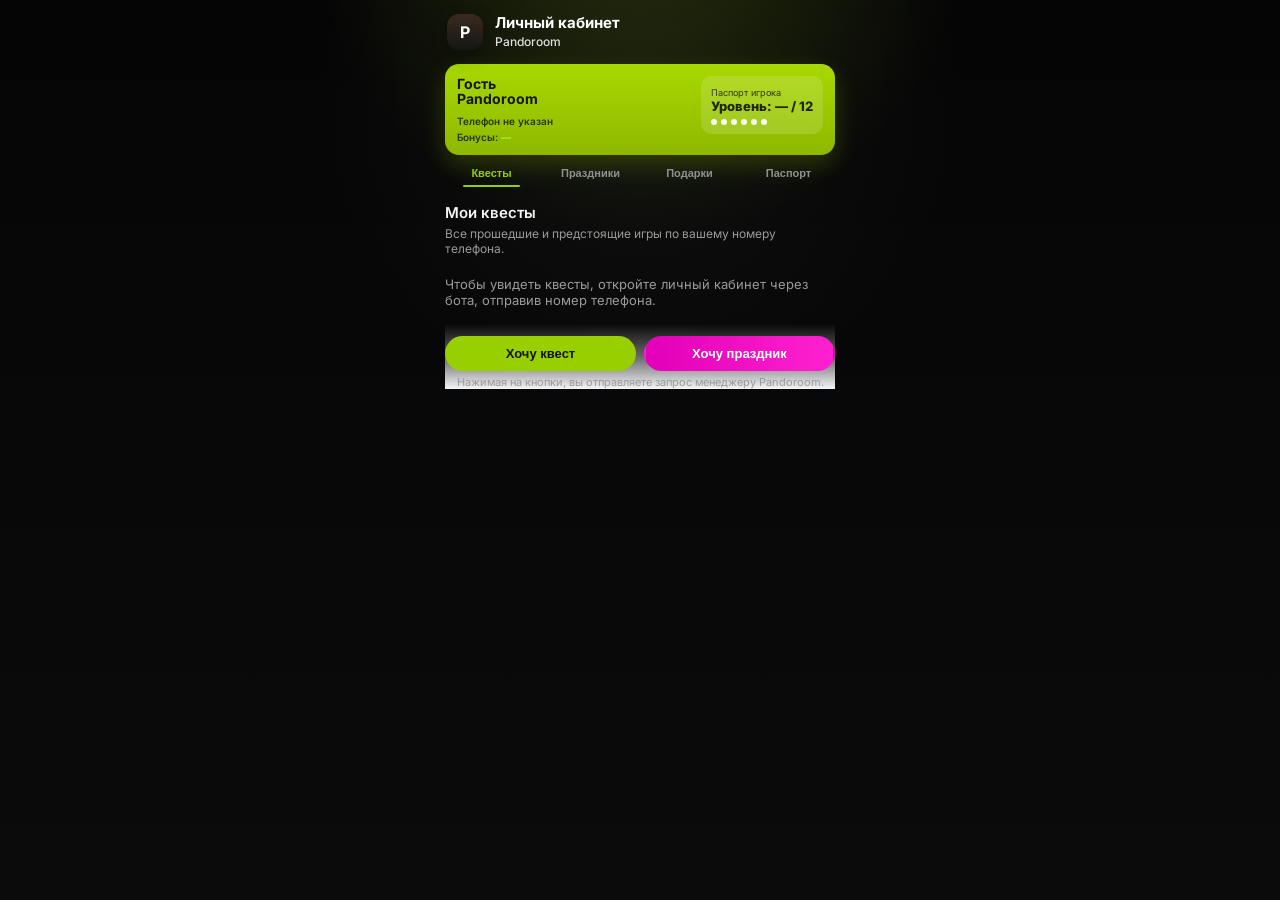
<file: index.html>
<!DOCTYPE html>
<html lang="ru">
<head>
  <meta charset="UTF-8">
  <title>Pandoroom — Личный кабинет</title>
  <meta name="viewport" content="width=device-width, initial-scale=1.0">
  <!-- Telegram WebApp JS -->
  <script src="https://telegram.org/js/telegram-web-app.js"></script>
  <style>
    /* Шрифт под фирменный стиль */
    @import url('https://fonts.googleapis.com/css2?family=Montserrat:wght@400;500;600;700&display=swap');

    :root {
      --bg: #f4f5f7;
      --bg-soft: #fbfbfa;
      --bg-card: #ffffff;
      --accent: #a0be38;
      --accent-soft: rgba(160, 190, 56, 0.14);
      --accent-strong: #a0be38;
      --text: #404041;
      --text-soft: #7b7c7d;
      --border: #e0e0e0;
      --danger: #ef4444;
      --success: #22c55e;
    }

    * {
      box-sizing: border-box;
      margin: 0;
      padding: 0;
    }

	#booking-master {
  position: relative;
}
/* Сетка для квестов — 2 карточки в ряд */
#bm-quests-list {
  display: grid;
  grid-template-columns: repeat(2, 1fr);
  gap: 8px;
}
/* Стили для табов меню (торты, шоу, еда и т.д.) */
.menu-tabs {
    display: flex;
    flex-wrap: wrap;
    gap: 10px;
    justify-content: flex-start;
    margin-bottom: 15px;
}
/* Контейнер табов */
.menu-tabs {
  display: flex;
  flex-wrap: wrap;      /* если не влезают по ширине — переносятся */
  gap: 8px;
  margin-bottom: 12px;
}

/* Сам таб (кнопка/див) */
.menu-tabs .tab {
  padding: 8px 14px;
  min-width: 90px;
  text-align: center;
  background: #f4f8e6;
  border: 2px dashed #a0be38;
  border-radius: 999px;
  font-size: 13px;
  font-weight: 600;
  color: #555;
  cursor: pointer;
  white-space: nowrap;      /* текст в одну строку */
  overflow: hidden;
  text-overflow: ellipsis;  /* если совсем не влазит — троеточие */
  transition: background 0.15s ease, color 0.15s ease, border-color 0.15s ease;
}

/* Активный таб */
.menu-tabs .tab.active {
  background: #a0be38;
  color: #fff;
  border-color: #88a82f;
}

/* Наведение */
.menu-tabs .tab:hover {
  background: #d8ecaa;
  border-color: #94bb32;
}

/* На очень маленьких экранах — табы покрупнее и шире */
@media (max-width: 480px) {
  .menu-tabs .tab {
    flex: 1 1 calc(50% - 8px);  /* по 2 таба в строке */
    min-width: 0;
    padding: 10px 8px;
    font-size: 12px;
  }
}

.menu-tabs .tab {
    padding: 10px 18px;
    min-width: 110px;
    text-align: center;
    background: #e7f6d5;
    border: 2px dashed #a1c63a;
    border-radius: 30px;
    font-size: 14px;
    font-weight: 600;
    cursor: pointer;
    white-space: nowrap;
    transition: 0.2s;
}
/* Общая сетка для карточек (квесты, меню, что угодно) */
.cards-2col {
  display: flex;
  flex-wrap: wrap;
  gap: 8px;              /* расстояние между карточками */
}

/* 2 карточки в ряд */
.cards-2col > .card {
  box-sizing: border-box;
  width: calc(50% - 4px);  /* половина строки с учётом gap */
}

/* На очень маленьких экранах — по одной карточке */
@media (max-width: 420px) {
  .cards-2col > .card {
    width: 100%;
  }
}

/* Активный таб */
.menu-tabs .tab.active {
    background: #a1c63a;
    color: #fff;
    border-color: #7da42a;
}

/* Hover */
.menu-tabs .tab:hover {
    background: #c7e899;
    border-color: #94bb32;
}

/* Мобильный вид */
@media (max-width: 600px) {
    .menu-tabs .tab {
        min-width: 45%;
        padding: 12px;
        font-size: 15px;
    }
}

.quest-card-image img {
  width: 100%;
  border-radius: 8px;
  object-fit: cover;
}
.menu-card {
  border-radius: 12px;
  box-shadow: 0 2px 6px rgba(0,0,0,0.06);
}

.menu-card-img-wrap {
  background: #f5f5f5;
}

.menu-card-img {
  display: block;
}

.booking-master-close {
  position: absolute;
  top: 8px;
  right: 8px;
  border: none;
  background: transparent;
  font-size: 18px;
  line-height: 1;
  cursor: pointer;
  color: var(--text-soft);
}

.booking-master-close:active {
  transform: scale(0.92);
}

    body {
      font-family: 'Montserrat', system-ui, -apple-system, BlinkMacSystemFont, "Segoe UI", sans-serif;
      background: var(--bg);
      color: var(--text);
      padding: 16px;
    }

    .app {
      max-width: 480px;
      margin: 0 auto;
    }

    .app-header {
      display: flex;
      align-items: center;
      gap: 12px;
      margin-bottom: 16px;
    }
    .bk-highlight {
      box-shadow: 0 0 0 2px var(--accent);
      transition: box-shadow 0.3s ease;
    }

    .avatar {
      width: 48px;
      height: 48px;
      border-radius: 16px;
      background: var(--accent);
      display: flex;
      align-items: center;
      justify-content: center;
      font-weight: 700;
      font-size: 22px;
      color: #ffffff;
      box-shadow: 0 6px 16px rgba(0,0,0,0.15);
    }

    .app-title-block {
      flex: 1;
    }

    .app-title {
      font-size: 18px;
      font-weight: 700;
      text-transform: uppercase;
      letter-spacing: 0.03em;
      color: #575757;
    }

    .app-subtitle {
      font-size: 12px;
      color: var(--text-soft);
    }

    .pill {
      font-size: 11px;
      padding: 4px 8px;
      border-radius: 999px;
      background: #ffffff;
      border: 1px dashed var(--accent);
      color: var(--accent-strong);
      white-space: nowrap;
    }

    .top-widget {
      background: #ffffff;
      border-radius: 20px;
      padding: 14px;
      border: 1px solid var(--border);
      margin-bottom: 16px;
      display: grid;
      grid-template-columns: 1.5fr 1fr;
      gap: 10px;
      box-shadow: 0 8px 18px rgba(0,0,0,0.05);
    }

    .user-info-main {
      display: flex;
      flex-direction: column;
      gap: 4px;
    }

    .user-name {
      font-size: 15px;
      font-weight: 600;
      color: #575757;
    }

    .user-phone {
      font-size: 12px;
      color: var(--text-soft);
    }

    .user-bonus {
      font-size: 13px;
      margin-top: 4px;
    }

    .user-bonus strong {
      color: var(--accent-strong);
    }

    .passport-mini {
      border-radius: 14px;
      padding: 8px;
      background: var(--accent-soft);
      border: 1px dashed rgba(160,190,56,0.7);
      font-size: 11px;
    }

    .passport-steps-mini {
      display: flex;
      gap: 2px;
      margin-top: 4px;
    }

    .passport-dot {
      width: 8px;
      height: 8px;
      border-radius: 999px;
      background: rgba(0,0,0,0.06);
    }

    .passport-dot.active {
      background: var(--accent);
      box-shadow: 0 0 0 3px rgba(160,190,56,0.35);
    }

    .tabs {
      display: flex;
      gap: 6px;
      margin-bottom: 12px;
      overflow-x: auto;
      padding-bottom: 4px;
    }

    .tab-btn {
      flex: 1;
      min-width: 0;
      border-radius: 999px;
      padding: 8px 10px;
      font-size: 12px;
      border: 1px dashed var(--border);
      background: #ffffff;
      color: var(--text-soft);
      white-space: nowrap;
      cursor: pointer;
      font-weight: 500;
    }

    .tab-btn.active {
      border-color: var(--accent);
      background: var(--accent-soft);
      color: var(--accent-strong);
    }

    section {
      display: none;
    }
    section.active {
      display: block;
    }

    .section-title {
      font-size: 15px;
      font-weight: 600;
      margin-bottom: 4px;
      color: #575757;
    }

    .section-subtitle {
      font-size: 12px;
      color: var(--text-soft);
      margin-bottom: 12px;
    }

    .card {
      border-radius: 16px;
      background: var(--bg-card);
      border: 1px solid var(--border);
      padding: 12px;
      margin-bottom: 12px;
      box-shadow: 0 6px 16px rgba(0,0,0,0.03);
    }

    .card-header {
      display: flex;
      justify-content: space-between;
      align-items: center;
      margin-bottom: 6px;
      gap: 8px;
    }

    .card-title {
      font-size: 14px;
      font-weight: 600;
      color: #575757;
    }

    .card-badge {
      font-size: 11px;
      padding: 3px 8px;
      border-radius: 999px;
      background: var(--bg-soft);
      border: 1px solid var(--border);
      color: var(--text-soft);
      white-space: nowrap;
    }

    .card-text {
      font-size: 13px;
      color: var(--text-soft);
      margin-bottom: 6px;
    }

    .card-row {
      display: flex;
      flex-wrap: wrap;
      gap: 8px;
      font-size: 12px;
      color: var(--text-soft);
      margin-bottom: 4px;
    }

    .card-pill {
      padding: 3px 8px;
      border-radius: 999px;
      background: var(--bg-soft);
      border: 1px solid var(--border);
    }

    .card-actions {
      display: flex;
      justify-content: flex-end;
      margin-top: 6px;
      gap: 6px;
      flex-wrap: wrap;
    }
.btn {
  border-radius: 999px;
  padding: 8px 12px;
  font-size: 13px;
  border: 2px solid var(--accent);
  background: #ffffff;
  color: var(--accent-strong);
  cursor: pointer;
  display: inline-flex;
  align-items: center;
  gap: 4px;
  font-weight: 600;
  justify-content: center; /* 👉 центрируем текст в кнопке */
}


    .btn-primary {
      background: var(--accent-strong);
      color: #ffffff;
      border-color: var(--accent-strong);
    }

    .btn-outline {
      border-style: dashed;
    }

    .btn-full {
      width: 100%;
      justify-content: center;
    }

    .btn-danger {
      background: var(--danger);
      color: white;
      border-color: var(--danger);
    }

    .quests-group-title {
      font-size: 13px;
      font-weight: 600;
      margin: 8px 0 4px;
      color: var(--text-soft);
    }

    .quest-card-image {
      border-radius: 12px;
      overflow: hidden;
      margin-bottom: 8px;
      max-height: 160px;
    }

    .quest-card-image img {
      width: 100%;
      display: block;
      object-fit: cover;
    }

    .passport-grid {
      display: grid;
      grid-template-columns: repeat(6, minmax(0, 1fr));
      gap: 6px;
      margin-top: 8px;
    }

    .passport-step {
      border-radius: 12px;
      padding: 6px 4px;
      border: 1px dashed rgba(160,190,56,0.7);
      background: #ffffff;
      text-align: center;
      font-size: 11px;
      color: var(--text-soft);
    }

    .passport-step span {
      display: block;
      font-size: 10px;
      margin-top: 2px;
      opacity: 0.8;
    }

    .passport-step.active {
      border-style: solid;
      border-color: var(--accent);
      background: var(--accent-soft);
      color: var(--accent-strong);
      box-shadow: 0 0 0 1px rgba(160,190,56,0.4);
    }

    .gift-list {
      display: flex;
      flex-direction: column;
      gap: 10px;
    }

    .gift-card {
      display: flex;
      gap: 10px;
    }

    .gift-img {
      width: 64px;
      height: 64px;
      border-radius: 14px;
      overflow: hidden;
      flex-shrink: 0;
      background: #f3f3f3;
      border: 1px solid var(--border);
    }

    .gift-img img {
      width: 100%;
      height: 100%;
      object-fit: cover;
      display: block;
    }

    .gift-body {
      flex: 1;
      display: flex;
      flex-direction: column;
      gap: 3px;
    }

    .gift-title {
      font-size: 13px;
      font-weight: 600;
      color: #575757;
    }

    .gift-desc {
      font-size: 12px;
      color: var(--text-soft);
    }

    .gift-meta {
      font-size: 11px;
      color: var(--accent-strong);
    }

    .empty {
      font-size: 13px;
      color: var(--text-soft);
      padding: 8px 0;
    }

    .footer-actions {
      position: sticky;
      bottom: 0;
      left: 0;
      right: 0;
      padding-top: 12px;
      margin-top: 8px;
      background: linear-gradient(to top, rgba(244,245,247,1), rgba(244,245,247,0.4), transparent);
    }

    .footer-actions-inner {
      display: flex;
      gap: 8px;
    }

    .footer-actions-inner .btn {
      flex: 1;
    }

    .muted {
      font-size: 11px;
      color: var(--text-soft);
      margin-top: 4px;
      text-align: center;
    }

    .badge-danger {
      color: var(--danger);
    }

    .badge-success {
      color: var(--success);
    }

    .small {
      font-size: 11px;
      color: var(--text-soft);
    }

    @media (max-width: 360px) {
      .top-widget {
        grid-template-columns: 1fr;
      }
    }

    /* ==== Модалка бронирования мероприятия в мини-аппе ==== */
    .event-modal {
      position: fixed;
      inset: 0;
      z-index: 1000;
      display: none;
      align-items: flex-end;
      justify-content: center;
    }
    .event-modal.open {
      display: flex;
    }
    .event-modal-backdrop {
      position: absolute;
      inset: 0;
      background: rgba(0,0,0,0.35);
    }
    .event-modal-window {
      position: relative;
      width: 100%;
      max-width: 480px;
      max-height: 100%;
      background: var(--bg);
      border-radius: 24px 24px 0 0;
      padding: 16px;
      box-shadow: 0 -8px 24px rgba(0,0,0,0.22);
      overflow-y: auto;
    }
    .event-modal-header {
      display: flex;
      align-items: center;
      justify-content: space-between;
      gap: 8px;
      margin-bottom: 8px;
    }
    .event-modal-title {
      font-size: 16px;
      font-weight: 600;
      color: #575757;
    }
    .event-modal-close {
      border: none;
      background: transparent;
      font-size: 18px;
      cursor: pointer;
      padding: 4px;
      line-height: 1;
    }
    .event-modal-body {
      display: flex;
      flex-direction: column;
      gap: 10px;
    }
    .event-field-group {
      display: flex;
      flex-direction: column;
      gap: 6px;
      margin-bottom: 6px;
    }
    .event-field-label {
      font-size: 12px;
      color: var(--text-soft);
    }
    .event-input,
    .event-select,
    .event-textarea {
      width: 100%;
      border-radius: 10px;
      border: 1px solid var(--border);
      padding: 7px 9px;
      font-size: 13px;
      font-family: inherit;
      background: #fff;
    }
    .event-textarea {
      min-height: 60px;
      resize: vertical;
    }
    .event-inline {
      display: flex;
      gap: 8px;
    }
    .event-inline > * {
      flex: 1;
    }
    .event-modal-actions {
      display: flex;
      flex-direction: column;
      gap: 6px;
      margin-top: 4px;
    }
    .event-badge-row {
      display: flex;
      flex-wrap: wrap;
      gap: 6px;
      margin-top: 2px;
    }
    .event-toggle-pill {
      border-radius: 999px;
      padding: 5px 10px;
      border: 1px solid var(--border);
      background: #fff;
      font-size: 12px;
      cursor: pointer;
    }
    .event-toggle-pill.active {
      border-color: var(--accent);
      background: var(--accent-soft);
      color: var(--accent-strong);
    }
    #event-status {
      min-height: 14px;
    }
    .booking-input {
      width: 100%;
      margin-top: 3px;
      padding: 6px 8px;
      border-radius: 8px;
      border: 1px solid var(--border);
      font-size: 13px;
    }

    .booking-input.error {
      border-color: var(--danger);
    }

    .booking-step-tab {
      flex: 0 0 auto;
      min-width: auto;
    }

    .bk-card-selectable {
      border: 1px solid var(--border);
      border-radius: 12px;
      padding: 8px;
      margin-bottom: 6px;
      cursor: pointer;
    }

    .bk-card-selectable.active {
      border-color: var(--accent);
      background: var(--accent-soft);
    }

  </style>
  <style>
    /* ===== NEW MINI APP THEME (compatible override for current markup) ===== */
    @import url('https://fonts.googleapis.com/css2?family=Inter:wght@400;500;600;700;800&display=swap');

    :root {
      --bg: #0b0b0b;
      --bg-soft: #111111;
      --bg-card: #252525;
      --accent: #98cf00;
      --accent-soft: rgba(152, 207, 0, 0.16);
      --accent-strong: #b7ef19;
      --text: #ffffff;
      --text-soft: #9a9a9a;
      --border: rgba(255,255,255,.07);
    }

    html, body {
      background:
        radial-gradient(circle at 50% -10%, rgba(152,207,0,.18), transparent 28%),
        radial-gradient(circle at 50% 10%, rgba(255,255,255,.04), transparent 32%),
        linear-gradient(180deg, #050505 0%, #0b0b0b 100%);
      color: var(--text);
      font-family: 'Inter', system-ui, -apple-system, BlinkMacSystemFont, "Segoe UI", sans-serif;
    }

    body {
      padding: 14px 10px 24px;
      min-height: 100vh;
    }

    .app { max-width: 390px; }

    .top {
      display: flex;
      align-items: center;
      gap: 12px;
      margin-bottom: 14px;
      padding: 0 2px;
    }

    .top-title h1 {
      margin: 0;
      font-size: 15px;
      line-height: 1.12;
      font-weight: 700;
      color: #fff;
    }

    .top-title p {
      margin: 2px 0 0;
      font-size: 12px;
      color: #f4f4f4;
      opacity: .9;
      font-weight: 500;
    }

    .app-title,
    .app-subtitle,
    .section-title,
    .card-title,
    .user-name {
      color: #f4f4f4;
    }

    .avatar {
      width: 36px;
      height: 36px;
      border-radius: 12px;
      box-shadow: 0 6px 18px rgba(0,0,0,.28);
      background: linear-gradient(180deg, #3a2a1f 0%, #161616 100%);
      color: #fff;
      font-size: 16px;
    }

    .top-widget {
      background: linear-gradient(180deg, #a8d800 0%, #8eb800 100%);
      color: #151515;
      border: none;
      border-radius: 14px;
      box-shadow: 0 10px 24px rgba(139,184,0,.24);
    }
    .hero {
      padding: 12px 12px 11px;
      display: flex;
      justify-content: space-between;
      gap: 10px;
      align-items: flex-start;
      margin-bottom: 12px;
    }

    .hero-name {
      font-size: 14px;
      line-height: 1.1;
      font-weight: 700;
      margin: 0 0 4px;
      color: #151515;
    }

    .hero-phone,
    .hero-bonus {
      font-size: 10px;
      line-height: 1.25;
      color: rgba(0,0,0,.72);
      font-weight: 600;
      margin: 0;
    }

    .user-phone,
    .user-bonus,
    .passport-mini small { color: rgba(0,0,0,.72); }

    .passport-mini {
      background: rgba(255,255,255,.14);
      border: none;
      color: #141414;
      backdrop-filter: blur(6px);
      min-width: 106px;
      border-radius: 10px;
      padding: 9px 10px;
    }

    .hero-right strong {
      display: block;
      font-size: 13px;
      line-height: 1.15;
      font-weight: 800;
      color: rgba(0,0,0,.82);
    }

    .hero-dots {
      display: flex;
      gap: 4px;
      margin-top: 5px;
    }

    .hero-dots .passport-dot {
      width: 6px;
      height: 6px;
      border-radius: 999px;
      background: rgba(255,255,255,.92);
      box-shadow: none;
    }

    .stats-grid {
      display: grid;
      grid-template-columns: repeat(3, 1fr);
      gap: 8px;
      margin-bottom: 14px;
    }

    .stat {
      background: linear-gradient(180deg, rgba(255,255,255,.035), rgba(255,255,255,.018));
      border: 1px solid rgba(255,255,255,.05);
      border-radius: 12px;
      min-height: 58px;
      padding: 9px 9px 8px;
      box-shadow: 0 12px 30px rgba(0,0,0,.28);
    }

    .stat span {
      display: block;
      color: #8d8d8d;
      font-size: 9px;
      line-height: 1.2;
      margin-bottom: 8px;
    }

    .stat strong {
      display: block;
      font-size: 14px;
      line-height: 1;
      font-weight: 800;
    }

    .tabs {
      gap: 10px;
      margin: 0 2px 14px;
      padding-bottom: 2px;
    }

    .tab-btn {
      border: none;
      background: transparent;
      border-radius: 0;
      padding: 0 0 8px;
      color: #909090;
      font-size: 11px;
      font-weight: 600;
      position: relative;
    }

    .tab-btn.active {
      background: transparent;
      color: var(--accent);
      border: none;
    }

    .tab-btn.active::after {
      content: '';
      position: absolute;
      left: 18%;
      right: 18%;
      bottom: 0;
      height: 2px;
      border-radius: 999px;
      background: var(--accent);
    }

    .section-subtitle,
    .card-text,
    .card-row,
    .empty { color: var(--text-soft); }

    .card,
    .summary,
    .quest-mini,
    .cake-mini {
      background: linear-gradient(180deg, #2a2a2a 0%, #242424 100%);
      border: 1px solid var(--border);
      box-shadow: 0 12px 30px rgba(0,0,0,.28);
      color: var(--text);
    }

    .card-badge,
    .card-pill {
      background: rgba(255,255,255,.08);
      border-color: var(--border);
      color: #dedede;
    }

    .btn-primary,
    .btn.lime {
      background: var(--accent);
      color: #141414;
      border-color: transparent;
    }

    .btn-outline,
    .btn.pink {
      background: linear-gradient(90deg, #e200b8 0%, #ff21cf 100%);
      color: #fff;
      border-color: transparent;
    }
  </style>

</head>
<body>
<div class="app">
  <header class="top app-header">
    <div class="avatar" id="avatar-initials"></div>
    <div class="top-title app-title-block">
      <h1>Личный кабинет</h1>
      <p>Pandoroom</p>
    </div>
  </header>

  <div class="top-widget hero">
    <div class="user-info-main">
      <div class="user-name hero-name" id="user-name">Гость Pandoroom</div>
      <div class="user-phone hero-phone" id="user-phone">Телефон не указан</div>
      <div class="user-bonus hero-bonus" id="user-bonus">Бонусы: <strong>—</strong></div>
    </div>
    <div class="passport-mini hero-right">
      <small>Паспорт игрока</small>
      <strong id="passport-mini-label">Уровень — / 12</strong>
      <div class="passport-steps-mini hero-dots" id="passport-mini-steps"></div>
    </div>
  </div>

  <section>
    <h2 class="section-title">Ваша статистика</h2>
    <div class="stats-grid">
      <div class="stat"><span>Бонусы</span><strong>—</strong></div>
      <div class="stat"><span>Уровень паспорта</span><strong>—</strong></div>
      <div class="stat"><span>Активных подарков</span><strong>—</strong></div>
      <div class="stat"><span>Предстоящих квестов</span><strong>—</strong></div>
      <div class="stat"><span>Пройдено квестов</span><strong>—</strong></div>
      <div class="stat"><span>Прошедших квестов</span><strong>—</strong></div>
    </div>
  </section>

  <div class="tabs">
    <button class="tab tab-btn active" data-tab="quests">Квесты</button>
    <button class="tab tab-btn" data-tab="party">Праздники</button>
    <button class="tab tab-btn" data-tab="gifts">Подарки</button>
    <button class="tab tab-btn" data-tab="passport">Паспорт</button>
  </div>

  <!-- КВЕСТЫ -->
  <section id="tab-quests" class="active">
    <div class="section-title">Мои квесты</div>
    <div class="section-subtitle">Все прошедшие и предстоящие игры по вашему номеру телефона.</div>
    <div id="quests-container">
      <div class="empty">Загружаем квесты…</div>
    </div>
  </section>

  <!-- ПРАЗДНИК -->
  <section id="tab-party">
    <div class="section-title">Праздник</div>
    <!-- ОБНОВЛЁН ПОДЗАГОЛОВОК -->
    <div class="section-subtitle">
      Здесь отображается ближайший День Рождения или мероприятие в Pandoroom.
      Вы можете посмотреть детали, внести предоплату, скачать меню и получить пригласительный для гостей.
    </div>
    <div id="party-container">
      <div class="empty">Загружаем данные о празднике…</div>
    </div>
  </section>

  <!-- ПОДАРКИ -->
  <section id="tab-gifts">
    <div class="section-title">Мои подарки</div>
    <div class="section-subtitle">Ваши подарки, флаеры и специальные предложения.</div>
    <div id="gifts-container">
      <div class="empty">Загружаем подарки…</div>
    </div>
  </section>

  <!-- ПАСПОРТ -->
  <section id="tab-passport">
    <div class="section-title">Паспорт игрока</div>
    <div class="section-subtitle">Каждый квест приближает к новым подаркам. Следите за прогрессом.</div>
    <div class="card">
      <div class="card-header">
        <div class="card-title">Пройдено квестов: <span id="passport-quests-done">—</span></div>
        <div class="card-badge">Уровень: <span id="passport-level">—</span> / 12</div>
      </div>
      <div class="card-text" id="passport-next-gift">
        Информация о следующем подарке появится после обновления данных.
      </div>
      <div class="passport-grid" id="passport-grid"></div>
    </div>
  </section>

  <div class="footer-actions">
   <div class="footer-actions-inner">
  <button class="btn btn-primary" id="btn-want-quest">Хочу квест</button>
  <button class="btn btn-outline" id="btn-add-event">Хочу праздник</button>
</div>

    <div class="muted">Нажимая на кнопки, вы отправляете запрос менеджеру Pandoroom.</div>
  </div>

  <!-- МОДАЛЬНОЕ ОКНО: БРОНИРОВАНИЕ МЕРОПРИЯТИЯ -->
  <div id="event-modal" class="event-modal">
    <div class="event-modal-backdrop"></div>
    <div class="event-modal-window">
      <div class="event-modal-header">
        <div class="event-modal-title">Онлайн бронирование праздника</div>
        <button type="button" class="event-modal-close">✕</button>
      </div>
      <div class="event-modal-body">
        <div class="section-subtitle">
          Заполните параметры праздника. Заявка уйдёт менеджеру Pandoroom, он свяжется с вами для подтверждения.
        </div>

        <div class="card">
          <!-- БЛОК 1: Именинник и дата -->
          <div class="event-field-group event-inline">
            <div>
              <div class="event-field-label">Имя именинника</div>
              <input id="ev-child-name" type="text" class="event-input" placeholder="Например, Артём">
            </div>
            <div>
              <div class="event-field-label">Возраст</div>
              <input id="ev-child-age" type="number" class="event-input" placeholder="7">
            </div>
          </div>

          <div class="event-field-group event-inline">
            <div>
              <div class="event-field-label">Дата праздника</div>
              <input id="ev-date" type="date" class="event-input">
            </div>
            <div>
              <div class="event-field-label">Время начала</div>
              <input id="ev-time" type="time" class="event-input">
            </div>
          </div>

          <div class="event-field-group event-inline">
            <div>
              <div class="event-field-label">Детей</div>
              <input id="ev-kids" type="number" class="event-input" placeholder="Кол-во детей">
            </div>
            <div>
              <div class="event-field-label">Взрослых</div>
              <input id="ev-adults" type="number" class="event-input" placeholder="Кол-во взрослых">
            </div>
          </div>

          <!-- БЛОК 2: Формат и зал -->
          <div class="event-field-group">
            <div class="event-field-label">Формат праздника</div>
            <div class="event-badge-row" id="ev-format-group">
              <button type="button" class="event-toggle-pill active" data-value="quest_plus_party">Квест + праздник</button>
              <button type="button" class="event-toggle-pill" data-value="only_party">Только праздник (без квеста)</button>
              <button type="button" class="event-toggle-pill" data-value="only_quest">Только квест</button>
            </div>
          </div>



          <!-- БЛОК 3: Торт / шоу / украшения -->
          <div class="event-field-group">
            <div class="event-field-label">Торт</div>
            <div class="event-badge-row" id="ev-cake-group">
              <button type="button" class="event-toggle-pill active" data-value="need">Нужен торт от Pandoroom</button>
              <button type="button" class="event-toggle-pill" data-value="own">Будет свой торт</button>
              <button type="button" class="event-toggle-pill" data-value="no">Без торта</button>
            </div>
          </div>

          <div class="event-field-group">
            <div class="event-field-label">Шоу-программа</div>
            <div class="event-badge-row" id="ev-show-group">
              <button type="button" class="event-toggle-pill active" data-value="need">Нужна шоу-программа</button>
              <button type="button" class="event-toggle-pill" data-value="no">Шоу-программа не нужна</button>
            </div>
          </div>

          <div class="event-field-group">
            <div class="event-field-label">Украшение зала</div>
            <div class="event-badge-row" id="ev-decor-group">
              <button type="button" class="event-toggle-pill active" data-value="need">Нужны украшения</button>
              <button type="button" class="event-toggle-pill" data-value="own">Будут свои украшения</button>
              <button type="button" class="event-toggle-pill" data-value="no">Без украшений</button>
            </div>
          </div>

          <!-- БЛОК 4: Комментарий -->
          <div class="event-field-group">
            <div class="event-field-label">Пожелания к празднику</div>
            <textarea id="ev-comment" class="event-textarea" placeholder="Например: тематика праздника, любимые герои, особенности гостей..."></textarea>
          </div>
        </div>

        <div class="event-modal-actions">
          <button type="button" class="btn btn-primary btn-full" id="event-submit">Отправить заявку</button>
          <button type="button" class="btn btn-outline btn-full" id="event-cancel">Отменить</button>
        </div>
        <div class="muted" id="event-status"></div>
      </div>
    </div>
  </div>

 <div id="booking-master" class="card" style="display:none; margin-top: 12px;">
<button type="button" class="booking-master-close" id="booking-master-close">✕</button>
    <div class="section-title">Новый праздник</div>
    <div class="section-subtitle">
      Шаг за шагом выберите дату, стол, квест и меню для праздника и украшения.
    </div>

    <!-- ШАГ 1: базовая информация -->
    <div id="bm-step-1">
      <div style="display:flex; flex-wrap:wrap; gap:8px; margin-bottom:8px;">
        <div style="flex:1 1 48%;">
          <label class="small">Имя именинника</label>
          <input id="bm-name" type="text" class="booking-input" placeholder="Иван" style="width:100%;padding:6px 8px;border-radius:8px;border:1px solid #ddd;font-size:13px;">
        </div>
        <div style="flex:1 1 48%;">
          <label class="small">Возраст</label>
          <input id="bm-age" type="number" min="1" class="booking-input" placeholder="10" style="width:100%;padding:6px 8px;border-radius:8px;border:1px solid #ddd;font-size:13px;">
        </div>
        <div style="flex:1 1 48%;">
          <label class="small">Дата</label>
          <input id="bm-date" type="date" class="booking-input" style="width:100%;padding:6px 8px;border-radius:8px;border:1px solid #ddd;font-size:13px;">
        </div>
        <div style="flex:1 1 48%;">
          <label class="small">Время начала</label>
          <input id="bm-time" type="time" class="booking-input" style="width:100%;padding:6px 8px;border-radius:8px;border:1px solid #ddd;font-size:13px;">
        </div>
        <div style="flex:1 1 48%;">
          <label class="small">Дети</label>
          <input id="bm-kids" type="number" min="0" class="booking-input" placeholder="8" style="width:100%;padding:6px 8px;border-radius:8px;border:1px solid #ddd;font-size:13px;">
        </div>
        <div style="flex:1 1 48%;">
          <label class="small">Взрослые</label>
          <input id="bm-adults" type="number" min="0" class="booking-input" placeholder="4" style="width:100%;padding:6px 8px;border-radius:8px;border:1px solid #ddd;font-size:13px;">
        </div>
      </div>



      <button type="button" class="btn btn-primary btn-full" id="bm-next-to-tables">
        Далее: выбрать стол
      </button>
    </div>

    <!-- ШАГ 2: столы -->
    <div id="bm-step-2" style="display:none; margin-top:12px;">
      <div class="section-title">Шаг 2. Выбор стола</div>
      <div class="section-subtitle" id="bm-tables-message">Загружаем доступные столы…</div>
      <div id="bm-tables-list" style="margin-top:8px; display:grid; grid-template-columns:repeat(2,minmax(0,1fr)); gap:8px;"></div>
      <button type="button" class="btn btn-outline btn-full" id="bm-back-to-1" style="margin-top:8px;">Назад</button>
      <button type="button" class="btn btn-primary btn-full" id="bm-next-to-quest" style="margin-top:6px;" >
        Далее: выбрать квест
      </button>
    </div>

    <!-- ШАГ 3: квест -->
    <div id="bm-step-3" class="cards-2col" style="display:none; margin-top:12px;">
      <div class="section-title">Шаг 3. Квест</div>
      <div class="section-subtitle">Выберите свободное время квеста в указанный день.</div>
      <div id="bm-quests-message" class="section-subtitle">Загружаем свободные слоты…</div>
      <div id="bm-quests-list" style="margin-top:8px; display:flex; flex-direction:column; gap:8px;"></div>
      <button type="button" class="btn btn-outline btn-full" id="bm-back-to-2" style="margin-top:8px;">Назад</button>
      <button type="button" class="btn btn-primary btn-full" id="bm-next-to-menu" style="margin-top:6px;" >
        Далее: торт, шоу, украшения
      </button>
    </div>

  <!-- ШАГ 4: меню из iiko -->
<div id="bm-step-4"  class="cards-2col" style="display:none; margin-top:12px;">
  <div class="section-title">Шаг 4. Меню и опции</div>
  <div class="section-subtitle">
    Выберите торт, шоу-программу, украшения и блюда для вашего праздника.
  </div>

 <div class="menu-tabs">
  <div class="tab active" data-type="torts">Торт</div>
  <div class="tab" data-type="show">Шоу</div>
  <div class="tab" data-type="decor">Украшения</div>
  <div class="tab" data-type="salads">Салат</div>
  <div class="tab" data-type="hot">Горячее</div>
  <div class="tab" data-type="garnish">Гарниры</div>
  <div class="tab" data-type="fries">Фри</div>
  <div class="tab" data-type="pizza">Пицца</div>
  <div class="tab" data-type="sweets">Сладкое</div>
  <div class="tab" data-type="drinks">Напитки</div>
</div>


  <div id="bm-menu-lists">
    <div id="bm-menu-torts"   class="bm-menu-pane" style="display:block;"></div>
    <div id="bm-menu-show"    class="bm-menu-pane" style="display:none;"></div>
    <div id="bm-menu-decor"   class="bm-menu-pane" style="display:none;"></div>
    <div id="bm-menu-snacks"  class="bm-menu-pane" style="display:none;"></div>
    <div id="bm-menu-salads"  class="bm-menu-pane" style="display:none;"></div>
    <div id="bm-menu-hot"     class="bm-menu-pane" style="display:none;"></div>
    <div id="bm-menu-garnish" class="bm-menu-pane" style="display:none;"></div>
    <div id="bm-menu-fries"   class="bm-menu-pane" style="display:none;"></div>
    <div id="bm-menu-pizza"   class="bm-menu-pane" style="display:none;"></div>
    <div id="bm-menu-sweets"  class="bm-menu-pane" style="display:none;"></div>
    <div id="bm-menu-drinks"  class="bm-menu-pane" style="display:none;"></div>
  </div>

  <button type="button" class="btn btn-outline btn-full" id="bm-back-to-3" style="margin-top:8px;">Назад</button>
  <button type="button" class="btn btn-primary btn-full" id="bm-finish" style="margin-top:6px;">
    Завершить: отправить заявку
  </button>
</div>


    <!-- Итоговая мини-корзина -->
    <div id="bm-summary" style="margin-top:12px; border-top:1px solid #eee; padding-top:8px;">
      <div class="section-title">Итого</div>
      <div id="bm-summary-list" class="small" style="margin-top:4px;"></div>
      <div class="small" style="margin-top:4px;">
        Сумма: <strong><span id="bm-summary-total">0</span> ₽</strong> (с учётом сервисного сбора будет добавлено на сервере)
      </div>
    </div>
  </div>
</div>

<script>
  // =============== УТИЛИТЫ ===============
  function qs(selector) { return document.querySelector(selector); }
  function qsa(selector) { return Array.from(document.querySelectorAll(selector)); }

  // Глобальное состояние для дашборда (можно оставить, но видимую карточку мы убрали)
  const overviewState = {
    bonus: null,
    questsDone: null,
    upcoming: null,
    past: null,
    gifts: null,
    level: null,
  };

  function updateOverview(patch) {
    Object.assign(overviewState, patch || {});

    const card = qs('#overview-card');
    const row  = qs('#overview-row');
    if (!card || !row) return;

    row.innerHTML = '';
    let hasAny = false;

    function addPill(text) {
      const div = document.createElement('div');
      div.className = 'card-pill';
      div.textContent = text;
      row.appendChild(div);
      hasAny = true;
    }

    const st = overviewState;

    if (st.bonus !== null)      addPill('Бонусы: ' + st.bonus + ' ₽');
    if (st.questsDone !== null) addPill('Пройдено квестов: ' + st.questsDone);
    if (st.upcoming !== null)   addPill('Предстоящих квестов: ' + st.upcoming);
    if (st.past !== null)       addPill('Прошедших квестов: ' + st.past);
    if (st.gifts !== null)      addPill('Активных подарков: ' + st.gifts);
    if (st.level !== null)      addPill('Уровень паспорта: ' + st.level);

    card.style.display = hasAny ? 'block' : 'none';
  }

  function getQueryParams() {
    const params = new URLSearchParams(window.location.search);
    const obj = {};
    for (const [key, value] of params.entries()) {
      obj[key] = value;
    }
    return obj;
  }
// Парсер даты в формате "03.12.2025 22:00" (дд.мм.гггг чч:мм)
function parseRuDatetime(str) {
  if (!str) return null;
  if (str instanceof Date) return str;

  const raw = String(str).trim();
  if (!raw) return null;

  const [datePart, timePart = ''] = raw.split(' ');
  const dateBits = datePart.split('.');
  if (dateBits.length !== 3) return null;

  const [dayStr, monthStr, yearStr] = dateBits;
  const [hourStr = '0', minuteStr = '0'] = timePart.split(':');

  const day = Number(dayStr);
  const month = Number(monthStr);
  const year = Number(yearStr);
  const hour = Number(hourStr);
  const minute = Number(minuteStr);

  if (!day || !month || !year) return null;

  const d = new Date(year, month - 1, day, hour, minute);
  if (isNaN(d.getTime())) return null;

  return d;
}

// Нормальный сплит квестов по времени, учитывая наш RU-формат
function splitQuestsByTime(quests) {
  const now = Date.now();
  const upcoming = [];
  const past = [];

  quests.forEach(q => {
    let ts = null;
    let dt = null;

    const keys = ['time', 'datetime', 'book_time', 'start'];
    for (const k of keys) {
      if (!q[k]) continue;
      const val = String(q[k]);
      // Сначала пробуем наш формат дд.мм.гггг
      dt = parseRuDatetime(val);
      // Если не получилось — пробуем стандартный парсер на всякий случай
      if (!dt) {
        const tmp = new Date(val);
        if (!isNaN(tmp.getTime())) dt = tmp;
      }
      if (dt) {
        ts = dt.getTime();
        break;
      }
    }

    // если вообще не смогли распарсить — считаем будущим, чтобы не прятать
    if (ts === null) {
      upcoming.push(q);
    } else if (ts >= now) {
      q._ts = ts;
      q._dateObj = dt;
      upcoming.push(q);
    } else {
      q._ts = ts;
      q._dateObj = dt;
      past.push(q);
    }
  });

  upcoming.sort((a, b) => (a._ts || 0) - (b._ts || 0));
  past.sort((a, b) => (b._ts || 0) - (a._ts || 0));

  return { upcoming, past };
}

// Форматирование даты: на вход можно строку ИЛИ Date
function formatDateTime(input) {
  if (!input) return '';

  let d = null;

  if (input instanceof Date) {
    d = input;
  } else {
    // сначала пробуем наш формат
    d = parseRuDatetime(input);
    // если не получилось — fallback к стандартному парсеру
    if (!d) {
      const tmp = new Date(input);
      if (!isNaN(tmp.getTime())) d = tmp;
    }
  }

  if (!d || isNaN(d.getTime())) {
    // если вообще не распарсилось — возвращаем как есть
    return String(input);
  }

  const dd = String(d.getDate()).padStart(2, '0');
  const mm = String(d.getMonth() + 1).padStart(2, '0');
  const yyyy = d.getFullYear();
  const hh = String(d.getHours()).padStart(2, '0');
  const mi = String(d.getMinutes()).padStart(2, '0');

  return `${dd}.${mm}.${yyyy} ${hh}:${mi}`;
}


  // =============== TELEGRAM INIT ===============
  const tg = window.Telegram ? window.Telegram.WebApp : null;
  if (tg) {
    tg.expand();
  }

  // ====== МОДАЛКА (если захочешь использовать) ======
  function openEventModal() {
    const modal = qs('#event-modal');
    if (!modal) return;
    modal.classList.add('open');
    const status = qs('#event-status');
    if (status) status.textContent = '';
  }

  function closeEventModal() {
    const modal = qs('#event-modal');
    if (!modal) return;
    modal.classList.remove('open');
  }

  function initEventToggleGroup(groupEl) {
    if (!groupEl) return;
    groupEl.addEventListener('click', (e) => {
      const btn = e.target.closest('.event-toggle-pill');
      if (!btn) return;
      groupEl.querySelectorAll('.event-toggle-pill').forEach(b => b.classList.remove('active'));
      btn.classList.add('active');
    });
  }

  function getActiveToggleValue(groupId, fallback) {
    const group = qs(groupId);
    if (!group) return fallback || null;
    const active = group.querySelector('.event-toggle-pill.active');
    return active ? active.getAttribute('data-value') : (fallback || null);
  }

  // =============== МИНИ-ПАСПОРТ СВЕРХУ ===============
  function renderMiniPassport(level) {
    const lvl = Number(level) || 0;
    qs('#passport-mini-label').textContent = `Уровень: ${lvl || '—'} / 12`;

    const container = qs('#passport-mini-steps');
    container.innerHTML = '';
    for (let i = 1; i <= 6; i++) {
      const dot = document.createElement('div');
      dot.className = 'passport-dot' + (lvl >= i * 2 ? ' active' : '');
      container.appendChild(dot);
    }
  }

  // =============== ПАСПОРТ В РАЗДЕЛЕ ===============
  function renderPassport(level, questsDone, nextLevel, nextGiftName) {
    const lvl = Number(level) || 0;
    const done = Number(questsDone) || lvl;

    qs('#passport-level').textContent = lvl || '—';
    qs('#passport-quests-done').textContent = done || '—';

    const nextTextEl = qs('#passport-next-gift');
    if (nextLevel) {
      let txt = `До следующего подарка — уровень ${nextLevel}.`;
      if (nextGiftName) {
        txt += ` Подарок: «${nextGiftName}».`;
      }
      nextTextEl.textContent = txt;
    } else {
      nextTextEl.textContent = 'Вы на максимальном уровне программы или данные ещё обновляются.';
    }

    const grid = qs('#passport-grid');
    grid.innerHTML = '';
    for (let i = 1; i <= 12; i++) {
      const div = document.createElement('div');
      div.className = 'passport-step' + (lvl >= i ? ' active' : '');
      div.innerHTML = `#${i}<span>${i === 3 || i === 6 || i === 9 || i === 12 ? '🎁 подарок' : 'квест'}</span>`;
      grid.appendChild(div);
    }
  }

  // =============== ПОДАРКИ ===============
  function renderGifts(gifts) {
    const container = qs('#gifts-container');
    container.innerHTML = '';

    if (!gifts || gifts.length === 0) {
      container.innerHTML = '<div class="empty">У вас пока нет активных подарков. Но вы уже на пути к ним! 🎁</div>';
      return;
    }

    const list = document.createElement('div');
    list.className = 'gift-list';

    gifts.forEach(g => {
      const card = document.createElement('div');
      card.className = 'gift-card';

      const imgWrap = document.createElement('div');
      imgWrap.className = 'gift-img';
      if (g.image) {
        const img = document.createElement('img');
        img.src = g.image;
        img.alt = g.title || 'Подарок';
        imgWrap.appendChild(img);
      }

      const body = document.createElement('div');
      body.className = 'gift-body';

      const title = document.createElement('div');
      title.className = 'gift-title';
      title.textContent = g.title || 'Подарок';

      const desc = document.createElement('div');
      desc.className = 'gift-desc';
      desc.textContent = g.description || '';

      const meta = document.createElement('div');
      meta.className = 'gift-meta';
      if (g.expires) {
        meta.textContent = `⏰ Действует до: ${g.expires}`;
      }

      body.appendChild(title);
      if (g.description) body.appendChild(desc);
      if (g.expires) body.appendChild(meta);

      card.appendChild(imgWrap);
      card.appendChild(body);
      list.appendChild(card);
    });

    container.appendChild(list);
  }
function createQuestCard(q, upcoming) {
  // Если лог уже не нужен — можно удалить совсем
  // console.log("QUEST DEBUG:", {
  //   title: q.title,
  //   timeStr: q.time || q.datetime || q.book_time || q.start,
  //   ts: q._ts,
  //   upcoming: upcoming,
  //   foto: q.foto,
  //   image: q.image
  // });

  const card = document.createElement('div');
  card.className = 'card';

  const imgUrl   = q.image || '';
  const fotoLink = (q.foto || '').trim(); // ссылка на готовую галерею (если есть)
  const timeStr  = q.time || q.datetime || q.book_time || q.start || '';
  const title    = q.title || 'Квест';
  const address  = q.address || '';
  const price    = q.price ? q.price + ' ₽' : '';
  const duration = q.duration || '';
  const animator = q.animator || '';

  // возможные id брони/квеста (подставь свои поля, если называются иначе)
  const bookingId = q.booking_id || q.order_id || q.id || null;

  // Картинка квеста (превью)
  if (imgUrl) {
    const imgBlock = document.createElement('div');
    imgBlock.className = 'quest-card-image';
    const img = document.createElement('img');
    img.src = imgUrl;
    img.alt = title;
    imgBlock.appendChild(img);
    card.appendChild(imgBlock);
  }

  // Заголовок
  const header = document.createElement('div');
  header.className = 'card-header';
  const titleEl = document.createElement('div');
  titleEl.className = 'card-title';
  titleEl.textContent = title;
  const badge = document.createElement('div');
  badge.className = 'card-badge';
  badge.textContent = upcoming ? 'Скоро' : 'Уже сыграли';
  header.appendChild(titleEl);
  header.appendChild(badge);
  card.appendChild(header);

  // Дата / адрес
  if (timeStr || address) {
    const row = document.createElement('div');
    row.className = 'card-row';
    if (timeStr) {
      const pill = document.createElement('div');
      pill.className = 'card-pill';
      pill.textContent = '📅 ' + formatDateTime(timeStr);
      row.appendChild(pill);
    }
    if (address) {
      const pill = document.createElement('div');
      pill.className = 'card-pill';
      pill.textContent = '📍 ' + address;
      row.appendChild(pill);
    }
    card.appendChild(row);
  }

  // Цена / длительность / аниматор
  if (price || duration || animator) {
    const row2 = document.createElement('div');
    row2.className = 'card-row';
    if (price) {
      const pill = document.createElement('div');
      pill.className = 'card-pill';
      pill.textContent = '💰 ' + price;
      row2.appendChild(pill);
    }
    if (duration) {
      const pill = document.createElement('div');
      pill.className = 'card-pill';
      pill.textContent = '⏱ ' + duration;
      row2.appendChild(pill);
    }
    if (animator) {
      const pill = document.createElement('div');
      pill.className = 'card-pill';
      pill.textContent = '🧑‍🎤 ' + animator;
      row2.appendChild(pill);
    }
    card.appendChild(row2);
  }

  // ===== БЛОК КНОПОК =====
  const actions = document.createElement('div');
  actions.className = 'card-actions';

  // 1. Если есть готовая ссылка на фото — показываем кнопку "Посмотреть фото"
  if (fotoLink) {
    const btnFoto = document.createElement('button');
    btnFoto.className = 'btn btn-outline';
    btnFoto.type = 'button';
    btnFoto.textContent = '📸 Посмотреть фото';
    btnFoto.addEventListener('click', () => {
      window.open(fotoLink, '_blank');
    });
    actions.appendChild(btnFoto);
  }

  // 2. Если НЕТ ссылки на готовые фото И квест уже прошёл — показываем "Запросить фото"
  if (!fotoLink && !upcoming) {
    const btnRequest = document.createElement('button');
    btnRequest.className = 'btn btn-outline';
    btnRequest.type = 'button';
    btnRequest.textContent = '📩 Запросить фото';

    btnRequest.addEventListener('click', () => {
      const payload = {
        action: 'request_photos',
        timestamp: Date.now(),
        quest_title: title,
        quest_time: timeStr || null,
        quest_address: address || null,
        phone: window.__pandoroomPhone || null,
        booking_id: bookingId,
      };

      // Деактивируем кнопку, чтобы не спамили запросами
      btnRequest.disabled = true;
      btnRequest.textContent = '✅ Запрос отправлен';

      if (window.Telegram && window.Telegram.WebApp && window.Telegram.WebApp.sendData) {
        try {
          window.Telegram.WebApp.sendData(JSON.stringify(payload));
        } catch (e) {
          console.error('sendData error', e);
          // В случае ошибки можно вернуть кнопку в исходное состояние
          btnRequest.disabled = false;
          btnRequest.textContent = '📩 Запросить фото';
          alert('Не удалось отправить запрос. Попробуйте ещё раз.');
        }
      } else {
        console.warn('Telegram WebApp API недоступен, payload:', payload);
        alert('Запрос на фото отправлен менеджеру.');
      }
    });

    actions.appendChild(btnRequest);
  }

  // Добавляем блок с кнопками, только если там что-то есть
  if (actions.childElementCount > 0) {
    card.appendChild(actions);
  }

  return card;
}
// Рендер всех квестов с разделением на предстоящие / прошедшие
function renderQuests(quests) {
  const container = qs('#quests-container');
  container.innerHTML = '';

  if (!Array.isArray(quests) || quests.length === 0) {
    container.innerHTML = '<div class="empty">Квесты по вашему номеру пока не найдены.</div>';
    return;
  }

  const { upcoming, past } = splitQuestsByTime(quests);

  // Если вообще ничего не смогли распарсить
  if (!upcoming.length && !past.length) {
    container.innerHTML = '<div class="empty">Квесты по вашему номеру пока не найдены.</div>';
    return;
  }

  // Предстоящие
  if (upcoming.length) {
    const title = document.createElement('div');
    title.className = 'quests-group-title';
    title.textContent = 'Предстоящие квесты';
    container.appendChild(title);

    upcoming.forEach(q => {
      const card = createQuestCard(q, true);
      container.appendChild(card);
    });
  }

  // Прошедшие
  if (past.length) {
    const title = document.createElement('div');
    title.className = 'quests-group-title';
    title.textContent = 'Прошедшие квесты';
    container.appendChild(title);

    // Можно ограничить, например, 10 последними
    past.slice(0, 10).forEach(q => {
      const card = createQuestCard(q, false);
      container.appendChild(card);
    });
  }
}


  // =============== ПРАЗДНИК ===============
  function renderPartyFromParams(params) {
    const container = qs('#party-container');

    const date   = params.event_date;
    const from   = params.event_from;
    const to     = params.event_to;
    const hall   = params.event_hall;
    const guests = params.event_guests;
    const name   = params.event_name;
    const age    = params.event_age;

    if (!date && !from && !hall) {
      container.innerHTML = '<div class="empty">У вас пока нет забронированных праздников.</div>';
      return false;
    }

    const card = document.createElement('div');
    card.className = 'card';

    const header = document.createElement('div');
    header.className = 'card-header';
    header.innerHTML = '<div class="card-title">Ближайший праздник</div><div class="card-badge">🎉 День рождения</div>';
    card.appendChild(header);

    const row = document.createElement('div');
    row.className = 'card-row';

    if (date) {
      const pill = document.createElement('div');
      pill.className = 'card-pill';
      pill.textContent = '📅 ' + date;
      row.appendChild(pill);
    }
    if (from || to) {
      const pill = document.createElement('div');
      pill.className = 'card-pill';
      pill.textContent = '⏰ ' + (from || '') + (to ? '–' + to : '');
      row.appendChild(pill);
    }
    if (hall) {
      const pill = document.createElement('div');
      pill.className = 'card-pill';
      pill.textContent = '📍 ' + hall;
      row.appendChild(pill);
    }

    card.appendChild(row);

    if (guests || name || age) {
      const row2 = document.createElement('div');
      row2.className = 'card-row';

      if (guests) {
        const pill = document.createElement('div');
        pill.className = 'card-pill';
        pill.textContent = '👨‍👩‍👧‍👦 Гостей: ' + guests;
        row2.appendChild(pill);
      }
      if (name) {
        const pill = document.createElement('div');
        pill.className = 'card-pill';
        pill.textContent = '🎂 Именинник: ' + name + (age ? ` (${age} лет)` : '');
        row2.appendChild(pill);
      }

      card.appendChild(row2);
    }

    // ДОПОЛНИТЕЛЬНАЯ ИНФОРМАЦИЯ О ПРАЗДНИКЕ
    const info = document.createElement('div');
    info.className = 'card-text';
    info.textContent = 'За несколько дней до праздника менеджер напомнит вам о брони. ' +
      'Уже сейчас вы можете внести предоплату, посмотреть праздничное меню и получить красивый пригласительный для гостей.';
    card.appendChild(info);

    // КНОПКИ: ПРЕДОПЛАТА, МЕНЮ, ПРИГЛАСИТЕЛЬ
    const actions = document.createElement('div');
    actions.className = 'card-actions';

    // Внести предоплату
    const btnPrepay = document.createElement('button');
    btnPrepay.className = 'btn btn-primary';
    btnPrepay.type = 'button';
    btnPrepay.textContent = 'Внести предоплату';
    btnPrepay.addEventListener('click', () => {
      if (tg) {
	  console.log('SENDING SENDDATA', {
  action: 'prepay',
  source: 'party_card',
  event_date: date || null,
  event_from: from || null,
  event_to: to || null,
  event_hall: hall || null,
  phone: window.__pandoroomPhone || null,
  timestamp: Date.now()
});

        tg.sendData(JSON.stringify({
          action: 'prepay',
          source: 'party_card',
          event_date: date || null,
          event_from: from || null,
          event_to: to || null,
          event_hall: hall || null,
          phone: window.__pandoroomPhone || null,
          timestamp: Date.now()
        }));
        tg.showAlert('Мы передали запрос на предоплату менеджеру. Ссылку на оплату вы получите в Telegram ❤️');
      } else {
        alert('Запрос на предоплату отправлен менеджеру.');
      }
    });

    // Скачать меню
    const btnMenu = document.createElement('button');
    btnMenu.className = 'btn btn-outline';
    btnMenu.type = 'button';
    btnMenu.textContent = 'Скачать меню';
    btnMenu.addEventListener('click', () => {
      // ЗДЕСЬ МОЖНО ПОМЕНЯТЬ ССЫЛКУ НА СВОЙ PDF/СТРАНИЦУ МЕНЮ
      window.open('https://pandoroom.org/prazdpand.pdf', '_blank');
    });

    // Пригласительный
    const btnInvite = document.createElement('button');
    btnInvite.className = 'btn btn-outline';
    btnInvite.type = 'button';
    btnInvite.textContent = 'Пригласительный';
    btnInvite.addEventListener('click', () => {
      if (tg) {
        tg.sendData(JSON.stringify({
          action: 'invite_request',
          source: 'party_card',
          event_date: date || null,
          event_from: from || null,
          event_hall: hall || null,
          name: name || null,
          age: age || null,
          phone: window.__pandoroomPhone || null,
          timestamp: Date.now()
        }));
        tg.showAlert('Запрос на пригласительный отправлен. Менеджер подготовит и вышлет его вам 👑');
      } else {
        alert('Запрос на пригласительный отправлен менеджеру.');
      }
    });

    actions.appendChild(btnPrepay);
    actions.appendChild(btnMenu);
    actions.appendChild(btnInvite);
    card.appendChild(actions);

    container.innerHTML = '';
    container.appendChild(card);
    return true;
  }

  // =============== ЗАГРУЗКА ВСЕГО (бонусы/квесты/праздник) ===============
  async function loadAll(phone, params) {
    window.__pandoroomPhone = phone || '';

    const userName = params.name || '';
	window.__pandoroomUserName = userName;

    if (userName) {
      qs('#user-name').textContent = userName;
      qs('#avatar-initials').textContent = userName.trim()[0]?.toUpperCase() || 'P';
    } else {
      qs('#avatar-initials').textContent = 'P';
    }

    if (phone) {
      qs('#user-phone').textContent = '+' + phone;
    } else {
      qs('#user-phone').textContent = 'Телефон не указан';
    }

    // 1) Паспорт + подарки + бонусы
    if (phone) {
      try {
        const res = await fetch('gifts_proxy.php?phone=' + encodeURIComponent(phone));
        const data = await res.json();

        const bonus = data.bonus ?? null;
        const level = data.passport_level ?? 0;
        const questsDone = data.quests_done ?? level;
        const nextLevel = data.next_level_quests ?? null;
        const nextGiftName = data.next_gift_name ?? null;
        const gifts = data.gifts ?? [];

        if (bonus !== null) {
          qs('#user-bonus').innerHTML = 'Бонусы: <strong>' + bonus + ' ₽</strong>';
        } else {
          qs('#user-bonus').innerHTML = 'Бонусы: <strong>—</strong>';
        }

        renderMiniPassport(level);
        renderPassport(level, questsDone, nextLevel, nextGiftName);
        renderGifts(gifts);
        updateOverview({
          bonus: bonus,
          questsDone: questsDone,
          gifts: gifts.length,
          level: level,
        });

      } catch (e) {
        qs('#user-bonus').innerHTML = 'Бонусы: <strong>—</strong>';
        renderMiniPassport(0);
        qs('#gifts-container').innerHTML = '<div class="empty">Не удалось загрузить подарки.</div>';
      }
    } else {
      renderMiniPassport(0);
      qs('#gifts-container').innerHTML = 'Чтобы увидеть подарки, откройте личный кабинет через бота, отправив номер телефона.';
    }

    // 2) Квесты
    if (phone) {
      try {
        const res = await fetch('quests_proxy.php?phone=' + encodeURIComponent(phone));
        const data = await res.json();
        if (Array.isArray(data)) {
          renderQuests(data);

          const parts = splitQuestsByTime(data);
          updateOverview({
            upcoming: parts.upcoming.length,
            past: parts.past.length,
          });
        } else if (data && data.error) {
          qs('#quests-container').innerHTML = '<div class="empty">Ошибка: ' + data.error + '</div>';
        } else {
          qs('#quests-container').innerHTML = '<div class="empty">Квесты по вашему номеру пока не найдены.</div>';
        }
      } catch (e) {
        qs('#quests-container').innerHTML = '<div class="empty">Не удалось загрузить квесты.</div>';
      }
    } else {
      qs('#quests-container').innerHTML = '<div class="empty">Чтобы увидеть квесты, откройте личный кабинет через бота, отправив номер телефона.</div>';
    }

    // 3) Праздник
    try {
      const renderedFromParams = renderPartyFromParams(params);

      if (!renderedFromParams && phone) {
        const res = await fetch('party_proxy.php?phone=' + encodeURIComponent(phone));
        const data = await res.json();

        if (!data || !data.datas) {
          qs('#party-container').innerHTML = '<div class="empty">Праздников по вашему номеру пока не найдено.</div>';
        } else {
          renderPartyFromParams({
            event_date: data.datas,
            event_from: data.start,
            event_to:   data.stop,
            event_hall: ((data.zal || '') + ' ' + (data.stol || '')).trim(),
            event_guests: data.kol,
            event_name: data.imen,
            event_age: data.vozr
          });
        }
      }
    } catch (e) {
      qs('#party-container').innerHTML = '<div class="empty">Не удалось загрузить данные о празднике.</div>';
    }
  }

  // =============== ВКЛАДКИ ===============
  function initTabs() {
    const tabs = qsa('.tab-btn');
    tabs.forEach(btn => {
      btn.addEventListener('click', () => {
        const target = btn.getAttribute('data-tab');
        tabs.forEach(b => b.classList.toggle('active', b === btn));
        qsa('section').forEach(sec => {
          sec.classList.toggle('active', sec.id === 'tab-' + target);
        });


      });
    });
  }

  // ======== ОТКРЫТЬ МАСТЕР БРОНИРОВАНИЯ ========
function openBookingWizard() {
  const btnParty = document.querySelector('.tab-btn[data-tab="party"]');
  if (btnParty) {
    btnParty.click();
  }

  const master = document.getElementById('booking-master');
  if (master) {
    master.style.display = 'block'; // 👉 показать мастер
    master.scrollIntoView({ behavior: 'smooth', block: 'start' });
    master.classList.add('bk-highlight');
    setTimeout(() => {
      master.classList.remove('bk-highlight');
    }, 1200);
  }


}


  // =============== КНОПКИ ДЕЙСТВИЙ + МОДАЛКА ===============
  function initActions() {
    const btnQuest = qs('#btn-want-quest');
    const btnEvent = qs('#btn-add-event');

if (btnQuest) {
  btnQuest.addEventListener('click', () => {
    const phoneRaw = window.__pandoroomPhone || '';
    const phone = phoneRaw.replace(/\D/g, '');
    const name  = window.__pandoroomUserName || '';

    if (tg) {
      tg.sendData(JSON.stringify({
        action: 'want_quest',
        source: 'lk_button',
        phone: phone || null,
        name: name || null,
        timestamp: Date.now()
      }));
    }

    alert('Запрос на квест отправлен менеджеру!');
  });
}


    if (btnEvent) {
      btnEvent.addEventListener('click', () => {
        // Открываем мастер бронирования
        openBookingWizard();


      });
    }

    // Модалка (если вдруг решишь ею пользоваться)
    const modalClose  = qs('#event-modal .event-modal-close');
    const modalCancel = qs('#event-cancel');
    const modalBackdrop = qs('#event-modal .event-modal-backdrop');

    [modalClose, modalCancel, modalBackdrop].forEach(el => {
      if (el) {
        el.addEventListener('click', () => {
          closeEventModal();
        });
      }
    });

    initEventToggleGroup(qs('#ev-format-group'));
    initEventToggleGroup(qs('#ev-hall-group'));
    initEventToggleGroup(qs('#ev-cake-group'));
    initEventToggleGroup(qs('#ev-show-group'));
    initEventToggleGroup(qs('#ev-decor-group'));

    const submitBtn = qs('#event-submit');
    if (submitBtn) {
      submitBtn.addEventListener('click', () => {
        const childName = qs('#ev-child-name')?.value.trim() || '';
        const childAge  = qs('#ev-child-age')?.value.trim() || '';
        const date      = qs('#ev-date')?.value || '';
        const time      = qs('#ev-time')?.value || '';
        const kids      = qs('#ev-kids')?.value.trim() || '';
        const adults    = qs('#ev-adults')?.value.trim() || '';
        const comment   = qs('#ev-comment')?.value.trim() || '';

        const format    = getActiveToggleValue('#ev-format-group', 'quest_plus_party');
        const hall      = getActiveToggleValue('#ev-hall-group', 'kids');
        const cake      = getActiveToggleValue('#ev-cake-group', 'need');
        const show      = getActiveToggleValue('#ev-show-group', 'need');
        const decor     = getActiveToggleValue('#ev-decor-group', 'need');

        const statusEl  = qs('#event-status');

        if (!date || !time || !kids) {
          if (statusEl) {
            statusEl.textContent = 'Пожалуйста, заполните дату, время и количество детей.';
          }
          return;
        }

        const payload = {
          phone: window.__pandoroomPhone || null,
          child_name: childName,
          child_age: childAge,
          event_date: date,
          event_time: time,
          kids: kids,
          adults: adults,
          format: format,
          hall: hall,
          cake: cake,
          show: show,
          decor: decor,
          comment: comment,
        };

        if (tg) {
          tg.sendData(JSON.stringify({
            action: 'create_event_booking',
            timestamp: Date.now(),
            data: payload
          }));
        }

        if (statusEl) {
          statusEl.textContent = 'Заявка отправлена! Менеджер свяжется с вами.';
        }

        setTimeout(() => {
          closeEventModal();
        }, 1200);
      });
    }
  }

  // ==================== BOOKING MASTER ====================
  const API_BOT_URL = (window.PANDOROOM_BOT_API || new URL('bot.php', window.location.href).toString());

  const bookingState = {
  name: '',
  age: null,
  date: '',
  time: '',
  kids: 0,
  adults: 0,
  hall: null,
  table: null,
  quests: [],
  menuItems: []
};


  function bookingRecalcTotal() {
  let sum = 0;

  if (Array.isArray(bookingState.quests)) {
    bookingState.quests.forEach(q => {
      if (q.price) {
        sum += Number(q.price) || 0;
      }
    });
  }

  bookingState.menuItems.forEach(item => {
    sum += (Number(item.price) || 0) * (Number(item.qty) || 0);
  });

  const totalEl = qs('#bm-summary-total');
  if (totalEl) totalEl.textContent = sum;
}


  function bookingRenderSummary() {
    const el = qs('#bm-summary-list');
    if (!el) return;

    const parts = [];

    if (bookingState.date || bookingState.time) {
      parts.push(`📅 ${bookingState.date || ''} ${bookingState.time || ''}`.trim());
    }
    if (bookingState.name || bookingState.age) {
      parts.push(`🎂 ${bookingState.name || 'Именинник'}${bookingState.age ? ' ('+bookingState.age+' лет)' : ''}`);
    }
    const guests = (Number(bookingState.kids)||0) + (Number(bookingState.adults)||0);
    if (guests) {
      parts.push(`👨‍👩‍👧‍👦 Гостей: ${guests} (дети: ${bookingState.kids || 0}, взрослые: ${bookingState.adults || 0})`);
    }
    if (bookingState.table) {
  let hallTitle = '';
  if (bookingState.table.zal === 1) hallTitle = 'Kids';
  else if (bookingState.table.zal === 2) hallTitle = 'Lounge';
  else if (bookingState.table.zal === 3) hallTitle = 'Cafe';

  if (hallTitle) {
    parts.push(`📍 Зал: ${hallTitle}`);
  }

  parts.push(`🪑 Стол: ${bookingState.table.label || bookingState.table.name || bookingState.table.id}`);
}


  if (bookingState.quests && bookingState.quests.length) {
  const questLines = bookingState.quests.map(q =>
    `${q.title || 'Квест'} в ${q.time || ''}`
  );
  parts.push('🧩 Квесты:<br>' + questLines.join('<br>'));
}


   const menuTexts = bookingState.menuItems
  .filter(i => i.qty > 0)
  .map(i => {
    let emoji = '🎈';
    if (i.type === 'tort')      emoji = '🍰';
    else if (i.type === 'show') emoji = '🎭';
    else if (i.type === 'drink') emoji = '🥤';
    else if (i.type === 'food')  emoji = '🍽️';
    return `${emoji} ${i.name} × ${i.qty}`;
  });


    if (menuTexts.length) parts.push(menuTexts.join(' • '));

    el.innerHTML = parts.length ? parts.join('<br>') : '<span class="small">Вы ещё ничего не выбрали.</span>';

    bookingRecalcTotal();
  }

  function bookingShowStep(step) {
    ['bm-step-1','bm-step-2','bm-step-3','bm-step-4'].forEach((id, index) => {
      const el = qs('#'+id);
      if (!el) return;
      el.style.display = (index === (step-1)) ? 'block' : 'none';
    });
  }

function bookingInitStep1() {
  const nextBtn = qs('#bm-next-to-tables');
  if (!nextBtn) return;

  nextBtn.addEventListener('click', async () => {
    bookingState.name   = qs('#bm-name').value.trim();
    bookingState.age    = qs('#bm-age').value.trim();
    bookingState.date   = qs('#bm-date').value;
    bookingState.time   = qs('#bm-time').value;
    bookingState.kids   = Number(qs('#bm-kids').value || 0);
    bookingState.adults = Number(qs('#bm-adults').value || 0);

    let ok = true;
    ['bm-date','bm-time','bm-age','bm-kids','bm-adults'].forEach(id => {
      const input = qs('#'+id);
      if (!input) return;
      input.style.borderColor = '#ddd';
    });

    function markError(id) {
      const input = qs('#'+id);
      if (input) input.style.borderColor = 'red';
      ok = false;
    }

    if (!bookingState.date) markError('bm-date');
    if (!bookingState.time) markError('bm-time');
    if (!bookingState.age)  markError('bm-age');
    if (!bookingState.kids && !bookingState.adults) {
      markError('bm-kids');
      markError('bm-adults');
    }

    if (!ok) {
      alert('Заполните дату, время, возраст и количество гостей.');
      return;
    }

    bookingRenderSummary();
    bookingShowStep(2);
    await bookingLoadTables();
  });
}


  async function bookingLoadTables() {
  const msgEl = qs('#bm-tables-message');
  const listEl = qs('#bm-tables-list');
  const btnNext = qs('#bm-next-to-quest');
  if (!msgEl || !listEl || !btnNext) return;

  msgEl.textContent = 'Загружаем доступные столы…';
  listEl.innerHTML = '';
  //btnNext.disabled = true;
  bookingState.table = null;

  const guests = (bookingState.kids || 0) + (bookingState.adults || 0);

  try {
    const url = `${API_BOT_URL}?action=stols`
      + `&date=${encodeURIComponent(bookingState.date)}`
      + `&time=${encodeURIComponent(bookingState.time)}`
      + `&people=${encodeURIComponent(guests)}`
      + `&age=${encodeURIComponent(bookingState.age || '')}`;

    const res = await fetch(url);
    if (!res.ok) throw new Error('HTTP ' + res.status);

    const data = await res.json();
    const rawStols     = data.stols      || [];
    const nextTime     = data.next_time  || null;
    const rawNextStols = data.next_stols || [];

    // возраст именинника
    const ageNum = Number(bookingState.age) || 0;
    const isOlder = ageNum >= 9;

    // если 9+ → только Lounge и Cafe (zal = 2 или 3)
    // если <9 → все
    const stols = rawStols.filter(s => {
      if (!isOlder) return true;
      return s.zal === 2 || s.zal === 3;
    });

    const nextStols = rawNextStols.filter(s => {
      if (!isOlder) return true;
      return s.zal === 2 || s.zal === 3;
    });

 function renderStols(arr, labelPrefix) {
  console.log('STOLS RAW ARRAY:', arr); // 👈 разовый лог всего массива

  arr.forEach(s => {
    console.log('STOL ITEM:', s); // 👈 видно конкретно, что приходит в s.zal

    const div = document.createElement('div');
    div.className = 'card';
    div.style.padding = '8px';

    const title = document.createElement('div');
    title.className = 'card-title';

    // аккуратный маппинг зала
    let hallName;
    const zalVal = typeof s.zal === 'string' ? s.zal.trim().toLowerCase() : s.zal;

    if (zalVal === 1 || zalVal === '1') {
      hallName = 'Kids';
    } else if (zalVal === 2 || zalVal === '2') {
      hallName = 'Lounge';
    } else if (zalVal === 3 || zalVal === '3') {
      hallName = 'Cafe';
    } else {
      // если приходит что-то другое — покажем как есть, чтобы заметить
      hallName = String(s.zal ?? '???');
    }

    const label = `${labelPrefix} Зал ${hallName}, стол ${s.stol}`;
    title.textContent = label;

    const meta = document.createElement('div');
    meta.className = 'small';
    meta.style.margin = '4px 0';
    meta.textContent = s.atrib ? s.atrib.replace(/<[^>]+>/g, '') : '';

    const btn = document.createElement('button');
    btn.type = 'button';
    btn.className = 'btn btn-outline btn-full';
    btn.textContent = 'Выбрать';
    btn.addEventListener('click', () => {
      bookingState.table = {
        id: s.id,
        zal: s.zal,
        stol: s.stol,
        vm: s.vm,
        label
      };
      Array.from(listEl.children).forEach(child => {
        const b = child.querySelector('button');
        if (b) {
          b.textContent = 'Выбрать';
          b.classList.remove('btn-primary');
          b.classList.add('btn-outline');
        }
      });
      btn.textContent = 'Выбрано';
      btn.classList.remove('btn-outline');
      btn.classList.add('btn-primary');
      btnNext.disabled = false;
      bookingRenderSummary();
    });

    div.appendChild(title);
    if (s.atrib) div.appendChild(meta);
    div.appendChild(btn);
    listEl.appendChild(div);
  });
}


    listEl.innerHTML = '';

    if (stols.length) {
      msgEl.textContent = data.message || 'Выберите стол:';
      renderStols(stols, '');
    } else if (nextStols.length && nextTime) {
      msgEl.textContent = (data.message || 'На это время столов нет.') + ` Ближайшее свободное время: ${nextTime}`;
      renderStols(nextStols, `(${nextTime})`);
    } else {
      msgEl.textContent = data.message || 'Свободных столов не найдено. Попробуйте выбрать другую дату/время.';
    }

  } catch (e) {
    console.error(e);
    msgEl.textContent = 'Ошибка загрузки столов. Попробуйте позже.';
  }
}


  async function bookingLoadQuestSlots() {
  const msgEl = qs('#bm-quests-message');
  const listEl = qs('#bm-quests-list');
  const btnNext = qs('#bm-next-to-menu');
  if (!msgEl || !listEl || !btnNext) return;

  msgEl.textContent = 'Загружаем свободные слоты…';
  listEl.innerHTML = '';

  // ⭐ сбрасываем выбор квестов
  bookingState.quests = [];
  //btnNext.disabled = true;

  const guests = (bookingState.kids || 0) + (bookingState.adults || 0);

  try {
    const url = `${API_BOT_URL}?action=quest_slots`
      + `&date=${encodeURIComponent(bookingState.date)}`
      + `&time=${encodeURIComponent(bookingState.time || '')}`
      + `&age=${encodeURIComponent(bookingState.age || '')}`
      + `&people=${encodeURIComponent(guests)}`;

    const res = await fetch(url);
    if (!res.ok) throw new Error('HTTP '+res.status);
    const slots = await res.json();

    if (!Array.isArray(slots) || !slots.length) {
      msgEl.textContent = 'Свободных квестов на выбранное время не найдено.';
      return;
    }

    msgEl.textContent = 'Выберите один или несколько квестов:';

    slots.forEach(s => {
      const div = document.createElement('div');
      div.className = 'card';
      div.style.padding = '8px';

      // 🖼 картинка квеста, если есть
      if (s.image) {
        const imgWrap = document.createElement('div');
        imgWrap.className = 'quest-card-image';
        const img = document.createElement('img');
        img.src = s.image;
        img.alt = s.title || 'Квест';
        imgWrap.appendChild(img);
        div.appendChild(imgWrap);
      }

      const title = document.createElement('div');
      title.className = 'card-title';
      title.textContent = s.title || 'Квест';

      const row = document.createElement('div');
      row.className = 'card-row';

      if (s.time) {
        const p = document.createElement('div');
        p.className = 'card-pill';
        p.textContent = '🕒 ' + s.time;
        row.appendChild(p);
      }
      if (s.price) {
        const p = document.createElement('div');
        p.className = 'card-pill';
        p.textContent = '💰 ' + s.price + ' ₽';
        row.appendChild(p);
      }
      if (s.duration) {
        const p = document.createElement('div');
        p.className = 'card-pill';
        p.textContent = '⏱ ' + s.duration;
        row.appendChild(p);
      }
      if (s.address) {
        const p = document.createElement('div');
        p.className = 'card-pill';
        p.textContent = '📍 ' + s.address;
        row.appendChild(p);
      }
      if (s.age_limit) {
        const p = document.createElement('div');
        p.className = 'card-pill';
        p.textContent = '👶 ' + s.age_limit;
        row.appendChild(p);
      }

      const btn = document.createElement('button');
      btn.type = 'button';
      btn.className = 'btn btn-outline btn-full';
      btn.textContent = 'Выбрать';

      // 🔁 идентификатор слота (квест + время)
      const slotKey = s.id + '_' + (s.time || '');

      function isSelected() {
        return bookingState.quests.some(q => (q._key === slotKey));
      }

      function toggleSlot() {
        const idx = bookingState.quests.findIndex(q => q._key === slotKey);
        if (idx === -1) {
          // добавить
          bookingState.quests.push({
            _key: slotKey,           // внутренняя штука для уникальности
            id: s.id,
            time: s.time,
            title: s.title,
            price: s.price,
            duration: s.duration
          });
        } else {
          // убрать
          bookingState.quests.splice(idx, 1);
        }

        // UI кнопки
        if (isSelected()) {
          btn.textContent = 'Выбрано';
          btn.classList.remove('btn-outline');
          btn.classList.add('btn-primary');
        } else {
          btn.textContent = 'Выбрать';
          btn.classList.remove('btn-primary');
          btn.classList.add('btn-outline');
        }

        // Вперёд можно только если есть хотя бы один квест
        btnNext.disabled = bookingState.quests.length === 0;

        bookingRenderSummary();
      }

      btn.addEventListener('click', toggleSlot);

      div.appendChild(title);
      div.appendChild(row);
      div.appendChild(btn);
      listEl.appendChild(div);
    });

  } catch (e) {
    console.error(e);
    msgEl.textContent = 'Ошибка загрузки слотов квестов.';
  }
}


let menuData = {
  torts:   [],
  show:    [],
  decor:   [],
  snacks:  [],
  salads:  [],
  hot:     [],
  garnish: [],
  fries:   [],
  pizza:   [],
  sweets:  [],
  drinks:  []
};


 async function bookingLoadMenu() {
  try {
    const res = await fetch(`${API_BOT_URL}?action=menu`);
    if (!res.ok) throw new Error('HTTP ' + res.status);
    const data = await res.json();

    menuData.torts   = data.torts   || [];
    menuData.show    = data.show    || [];
    menuData.decor   = data.decor   || [];
    menuData.snacks  = data.snacks  || [];
    menuData.salads  = data.salads  || [];
    menuData.hot     = data.hot     || [];
    menuData.garnish = data.garnish || [];
    menuData.fries   = data.fries   || [];
    menuData.pizza   = data.pizza   || [];
    menuData.sweets  = data.sweets  || [];
    menuData.drinks  = data.drinks  || [];

    // Первый рендер
    bookingRenderMenuCategory('torts');
    bookingRenderMenuCategory('show');
    bookingRenderMenuCategory('decor');
    bookingRenderMenuCategory('snacks');
    bookingRenderMenuCategory('salads');
    bookingRenderMenuCategory('hot');
    bookingRenderMenuCategory('garnish');
    bookingRenderMenuCategory('fries');
    bookingRenderMenuCategory('pizza');
    bookingRenderMenuCategory('sweets');
    bookingRenderMenuCategory('drinks');

  } catch (e) {
    console.error(e);
    qs('#bm-menu-torts').innerHTML = '<div class="small">Не удалось загрузить меню.</div>';
    qs('#bm-menu-show').innerHTML  = '';
    qs('#bm-menu-decor').innerHTML = '';
  }
}

function bookingRenderMenuCategory(type) {
  const containerId = '#bm-menu-' + type;
  const container = qs(containerId);
  if (!container) return;

  const items = menuData[type] || [];
  container.innerHTML = '';

  if (!items.length) {
    container.innerHTML = '<div class="small">Нет позиций.</div>';
    return;
  }

  items.forEach(item => {
    const card = document.createElement('div');
    card.className = 'card menu-card';
    card.style.marginBottom = '8px';
    card.style.padding = '8px';

    // КАРТИНКА
    if (item.image) {
      const imgWrap = document.createElement('div');
      imgWrap.className = 'menu-card-img-wrap';
      imgWrap.style.marginBottom = '6px';
      imgWrap.style.overflow = 'hidden';
      imgWrap.style.borderRadius = '10px';

      const img = document.createElement('img');
      img.className = 'menu-card-img';
      img.src = item.image;
      img.alt = item.name || '';
      img.style.display = 'block';
      img.style.width = '100%';
      img.style.height = '140px';
      img.style.objectFit = 'cover';

      imgWrap.appendChild(img);
      card.appendChild(imgWrap);
    }

    const title = document.createElement('div');
    title.className = 'card-title';
    title.textContent = item.name || 'Позиция';

    const meta = document.createElement('div');
    meta.className = 'card-row';

    // Цена
    if (item.price) {
      const p = document.createElement('div');
      p.className = 'card-pill';

      if (type === 'torts' || type === 'decor') {
        p.textContent = `от ${item.price} ₽`;
      } else {
        p.textContent = `${item.price} ₽`;
      }
      meta.appendChild(p);
    }

    // Вес, если есть
    if (item.weight) {
      const p = document.createElement('div');
      p.className = 'card-pill';
      p.textContent = item.weight + ' г';
      meta.appendChild(p);
    }

    card.appendChild(title);
    if (meta.children.length) card.appendChild(meta);

    const controls = document.createElement('div');
    controls.style.display = 'flex';
    controls.style.alignItems = 'center';
    controls.style.justifyContent = 'space-between';
    controls.style.marginTop = '6px';

    const label = document.createElement('div');
    label.className = 'small';
    label.textContent = 'Кол-во:';

    const minus = document.createElement('button');
    minus.type = 'button';
    minus.textContent = '−';
    minus.style.width = '28px';
    minus.style.height = '28px';
    minus.style.borderRadius = '999px';
    minus.style.border = '1px solid #ccc';
    minus.style.background = '#fff';

    const qtyInput = document.createElement('input');
    qtyInput.type = 'number';
    qtyInput.value = '0';
    qtyInput.min = '0';
    qtyInput.style.width = '40px';
    qtyInput.style.textAlign = 'center';
    qtyInput.style.borderRadius = '6px';
    qtyInput.style.border = '1px solid #ddd';
    qtyInput.style.fontSize = '13px';

    const plus = document.createElement('button');
    plus.type = 'button';
    plus.textContent = '+';
    plus.style.width = '28px';
    plus.style.height = '28px';
    plus.style.borderRadius = '999px';
    plus.style.border = '1px solid #ccc';
    plus.style.background = '#fff';

    function updateQty(newQty) {
      newQty = Math.max(0, Number(newQty) || 0);
      qtyInput.value = String(newQty);

      let typeKey;
      if (type === 'torts') typeKey = 'tort';
      else if (type === 'show') typeKey = 'show';
      else if (type === 'decor') typeKey = 'decor';
      else if (['snacks','salads','hot','garnish','fries','pizza','sweets'].includes(type)) typeKey = 'food';
      else if (type === 'drinks') typeKey = 'drink';
      else typeKey = 'other';

      const idx = bookingState.menuItems.findIndex(
        m => m.id === item.id && m.type === typeKey
      );

      if (newQty === 0) {
        if (idx !== -1) bookingState.menuItems.splice(idx, 1);
      } else {
        if (idx === -1) {
          bookingState.menuItems.push({
            type: typeKey,
            id: item.id,
            name: item.name,
            price: item.price,
            qty: newQty
          });
        } else {
          bookingState.menuItems[idx].qty = newQty;
        }
      }
      bookingRenderSummary();
    }

    minus.addEventListener('click', () => {
      updateQty(Number(qtyInput.value || 0) - 1);
    });
    plus.addEventListener('click', () => {
      updateQty(Number(qtyInput.value || 0) + 1);
    });
    qtyInput.addEventListener('change', () => {
      updateQty(Number(qtyInput.value || 0));
    });

    controls.appendChild(label);
    controls.appendChild(minus);
    controls.appendChild(qtyInput);
    controls.appendChild(plus);

    card.appendChild(controls);
    container.appendChild(card);
  });
}



 function bookingInitMenuTabs() {
  const tabs = qsa('#bm-menu-tabs .tab-btn');
  tabs.forEach(btn => {
    btn.addEventListener('click', () => {
      const tab = btn.dataset.menuTab;

      tabs.forEach(b => b.classList.toggle('active', b === btn));

      const keys = [
        'torts','show','decor',
        'snacks','salads','hot',
        'garnish','fries','pizza',
        'sweets','drinks'
      ];

      keys.forEach(t => {
        const pane = qs('#bm-menu-' + t);
        if (!pane) return;
        pane.style.display = (t === tab) ? 'block' : 'none';
      });
    });
  });
}
// === ПЕРЕКЛЮЧЕНИЕ ТАБОВ МЕНЮ ===
document.addEventListener('DOMContentLoaded', function () {
  const tabs  = document.querySelectorAll('.menu-tabs .tab');
  const panes = document.querySelectorAll('#bm-menu-lists .bm-menu-pane');

  if (!tabs.length) return;

  tabs.forEach(tab => {
    tab.addEventListener('click', () => {
      const type = tab.dataset.type;

      // Активный таб
      tabs.forEach(t => t.classList.remove('active'));
      tab.classList.add('active');

      // Скрываем все панели
      panes.forEach(p => p.style.display = 'none');

      // Показываем нужную
      const pane = document.getElementById('bm-menu-' + type);
      if (pane) {
        pane.style.display = 'block';
      }
    });
  });
});


  function bookingInitStepsCommon() {
    const back1 = qs('#bm-back-to-1');
    if (back1) back1.addEventListener('click', () => bookingShowStep(1));

    const back2 = qs('#bm-back-to-2');
    if (back2) back2.addEventListener('click', () => bookingShowStep(2));

    const back3 = qs('#bm-back-to-3');
    if (back3) back3.addEventListener('click', () => bookingShowStep(3));

    const nextToQuest = qs('#bm-next-to-quest');
    if (nextToQuest) {
      nextToQuest.addEventListener('click', async () => {
        bookingShowStep(3);
        await bookingLoadQuestSlots();
      });
    }

    const nextToMenu = qs('#bm-next-to-menu');
    if (nextToMenu) {
      nextToMenu.addEventListener('click', async () => {
        bookingShowStep(4);
        await bookingLoadMenu();
      });
    }

    const finishBtn = qs('#bm-finish');
    if (finishBtn) {
      finishBtn.addEventListener('click', async () => {
        const phoneRaw = window.__pandoroomPhone || '';
        const phone = phoneRaw.replace(/\D/g, '');
        if (!phone) {
          alert('Не удалось определить телефон. Откройте личный кабинет через бота, чтобы мы знали ваш номер.');
          return;
        }

        if (!bookingState.date || !bookingState.time) {
          alert('Пожалуйста, укажите дату и время мероприятия.');
          return;
        }
        if (!bookingState.table) {
          alert('Пожалуйста, выберите стол.');
          return;
        }

        let total = 0;

if (Array.isArray(bookingState.quests)) {
  bookingState.quests.forEach(q => {
    if (q.price) total += Number(q.price) || 0;
  });
}
        bookingState.menuItems.forEach(item => {
          total += (Number(item.price) || 0) * (Number(item.qty) || 0);
        });

        const tovItems = bookingState.menuItems
          .filter(item => Number(item.qty) > 0)
          .map(item => ({
            productId: item.id,
            type: 'Product',
            amount: item.qty,
            naz: item.name
          }));

   const kvItems = [];
if (Array.isArray(bookingState.quests) && bookingState.quests.length) {
  bookingState.quests.forEach(q => {
    kvItems.push(
      (q.title || 'Квест') +
      ' ' + (bookingState.date || '') +
      ' ' + (q.time || '')
    );
  });
}


       const svkv = (bookingState.quests && bookingState.quests.length) ? 0 : 1;

        const tortNames = bookingState.menuItems
          .filter(i => i.type === 'tort')
          .map(i => i.name)
          .join(', ');

        const zalLabel = bookingState.table
          ? (bookingState.table.label || bookingState.table.name || '')
          : '';

        const contactWay = 'Telegram mini-app';

        const body = new URLSearchParams();

        tovItems.forEach((item, index) => {
          body.append(`tov[${index}][productId]`, item.productId);
          body.append(`tov[${index}][type]`, item.type);
          body.append(`tov[${index}][amount]`, String(item.amount));
          body.append(`tov[${index}][naz]`, item.naz);
        });

        kvItems.forEach((val, index) => {
          body.append(`kv[${index}]`, val);
        });

        body.append('zal', zalLabel);
        body.append('svkv', String(svkv));
        body.append('tort', tortNames);
        body.append('suy', String(total));
        body.append('ach', bookingState.time || '');
        body.append('datez', bookingState.date || '');
        body.append('nam', bookingState.name || '');
        body.append('reb', bookingState.name || '');
        body.append('vozr', bookingState.age || '');
        body.append('tel', phone);
        body.append('det', String(bookingState.kids || 0));
        body.append('vzrosl', String(bookingState.adults || 0));
        body.append('sp', contactWay);

        try {
          const res = await fetch('https://pandoroom.org/prechek.php', {
            method: 'POST',
            headers: {
              'Content-Type': 'application/x-www-form-urlencoded;charset=UTF-8'
            },
            body: body.toString()
          });
alert('Заявка отправлена! Менеджер свяжется с вами.');
          const text = await res.text();
          console.log('prechek.php response:', text);



       if (window.Telegram && window.Telegram.WebApp) {
  const phoneRaw = window.__pandoroomPhone || '';
  const phone = phoneRaw.replace(/\D/g, '');

  const questsSummary = (Array.isArray(bookingState.quests) && bookingState.quests.length)
    ? bookingState.quests.map(q =>
        (q.title || 'Квест') + ' ' +
        (bookingState.date || '') + ' ' +
        (q.time || '')
      )
    : [];

  const menuSummary = bookingState.menuItems
    .filter(i => Number(i.qty) > 0)
    .map(i => `${i.name} × ${i.qty}`);

  const zalLabel = bookingState.table
    ? (bookingState.table.label || bookingState.table.name || '')
    : '';

  window.Telegram.WebApp.sendData(JSON.stringify({
    action: 'event_booking_created',
    timestamp: Date.now(),
    phone: phone,
    name: bookingState.name || null,
    age: bookingState.age || null,
    date: bookingState.date || null,
    time: bookingState.time || null,
    hall: zalLabel || null,
    kids: bookingState.kids || 0,
    adults: bookingState.adults || 0,
    quests: questsSummary,
    menu: menuSummary,
    total: total
  }));
}

        } catch (e) {
          console.error(e);
          alert('Не удалось отправить заявку. Попробуйте ещё раз или свяжитесь с менеджером.');
        }
      });
    }
  }
function initBookingMasterClose() {
  const closeBtn = document.getElementById('booking-master-close');
  if (!closeBtn) return;

  closeBtn.addEventListener('click', () => {
    const master = document.getElementById('booking-master');
    if (master) {
      master.style.display = 'none';
    }


  });
}

  // =============== СТАРТ ===============
  document.addEventListener('DOMContentLoaded', () => {
    const params = getQueryParams();
    const phone = params.phone || '';

    initTabs();
    initActions();
    loadAll(phone, params);

if (qs('#booking-master')) {
    bookingInitStep1();
    bookingInitStepsCommon();
    bookingInitMenuTabs();
    bookingRenderSummary();
    bookingShowStep(1);
    initBookingMasterClose(); // 👉 навешиваем крестик
  }
  });
</script>

<script>
(function(){
  function qs(s){return document.querySelector(s)}
  function qsa(s){return Array.from(document.querySelectorAll(s))}
  function escapeHtml(v){return String(v??'').replace(/[&<>"]/g,m=>({'&':'&amp;','<':'&lt;','>':'&gt;','"':'&quot;'}[m]||m));}
  const params=new URLSearchParams(location.search);
  const phone=(params.get('phone')||'').replace(/\D+/g,'');
  const name=(params.get('name')||'Гость Pandoroom').trim();

  const heroName = qs('.hero-name') || qs('#user-name');
  if (heroName) heroName.innerHTML = escapeHtml(name).replace(/\s+/,'<br>');
  const heroPhone = qs('.hero-phone') || qs('#user-phone');
  if (heroPhone) heroPhone.textContent = phone ? ('+'+phone) : 'Телефон не указан';

  async function fetchJson(url){ const r=await fetch(url); return await r.json(); }

  async function loadData(){
    if(!phone) return;
    try{
      const gifts=await fetchJson('gifts_proxy.php?phone='+encodeURIComponent(phone));
      const bonus=Number(gifts.bonus||0);
      const level=Number(gifts.passport_level||0);
      const gcount=Array.isArray(gifts.gifts)?gifts.gifts.length:0;
      const b1=qs('.hero-bonus') || qs('#user-bonus');
      if (b1) b1.textContent='Бонусы: '+bonus+' ₽';
      const lvl=qs('.hero-right strong');
      if(lvl) lvl.textContent='Уровень '+level+' / 12';
      const stats=qsa('.stat strong');
      if(stats.length>=3){stats[0].textContent=bonus+' ₽';stats[1].textContent=String(level);stats[2].textContent=String(gcount);}
    }catch(e){}

    try{
      const quests=await fetchJson('quests_proxy.php?phone='+encodeURIComponent(phone));
      if(Array.isArray(quests)){
        const now=Date.now();
        let upcoming=0,past=0;
        quests.forEach(q=>{const d=Date.parse((q.data||q.date||'').replace(/(\d{2})\.(\d{2})\.(\d{4})/,'$3-$2-$1')+' '+(q.time||q.time_start||'')); if(!isNaN(d)&&d>=now) upcoming++; else past++;});
        const stats=qsa('.stat strong');
        if(stats.length>=6){stats[3].textContent=String(upcoming);stats[4].textContent=String(quests.length);stats[5].textContent=String(past);}
      }
    }catch(e){}
  }
  loadData();
})();
</script>

</body>
</html>
</file>
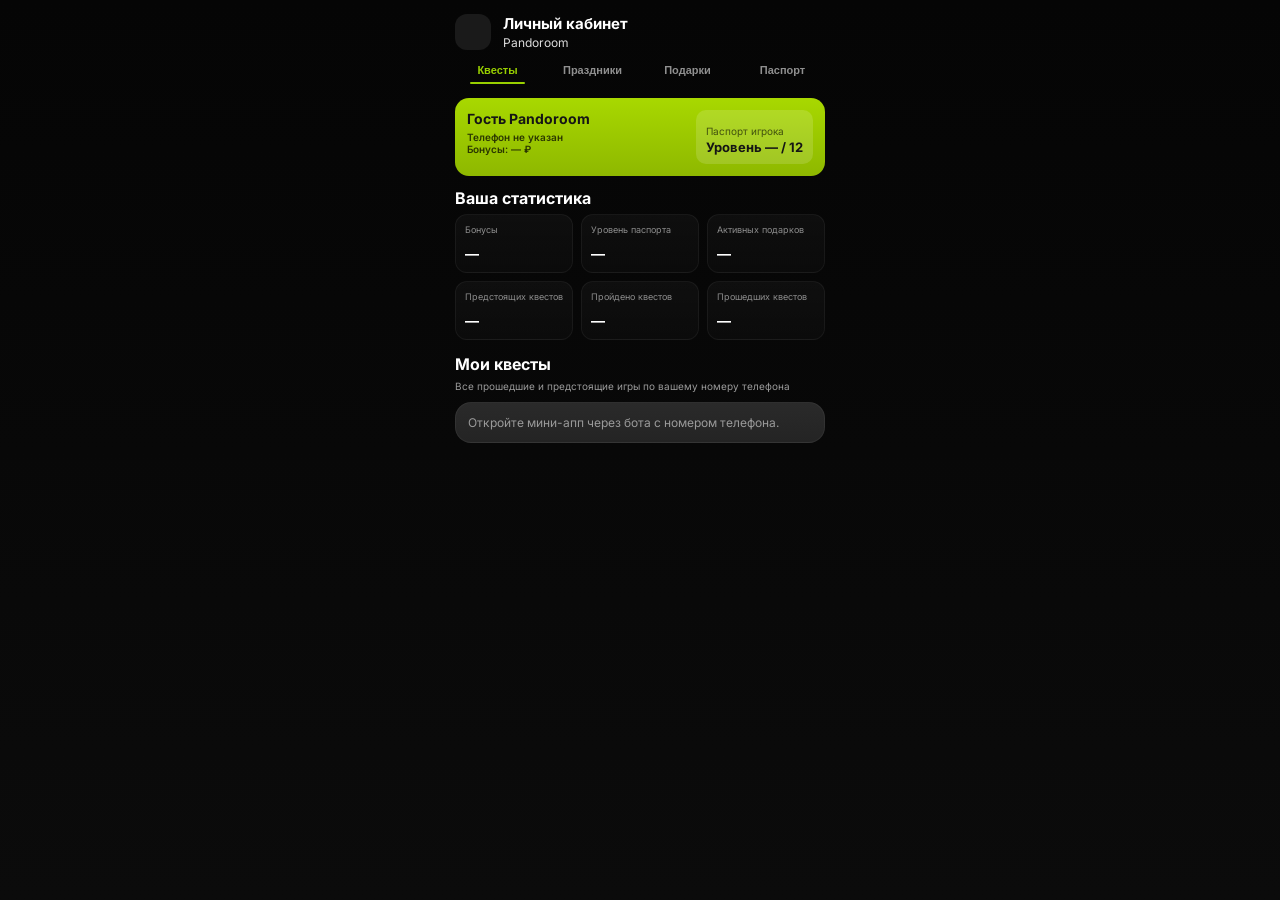
<file: mini_app_new.html>
<!DOCTYPE html>
<html lang="ru">
<head>
  <meta charset="UTF-8" />
  <meta name="viewport" content="width=device-width, initial-scale=1.0, viewport-fit=cover" />
  <title>Pandoroom — Новый мини-апп</title>
  <script src="https://telegram.org/js/telegram-web-app.js"></script>
  <link rel="preconnect" href="https://fonts.googleapis.com">
  <link rel="preconnect" href="https://fonts.gstatic.com" crossorigin>
  <link href="https://fonts.googleapis.com/css2?family=Inter:wght@400;500;600;700;800&display=swap" rel="stylesheet">
  <style>
    :root { --bg:#0b0b0b; --card:#252525; --stroke:rgba(255,255,255,.05); --text:#fff; --muted:#9a9a9a; --lime:#98cf00; --pink:#e200b8; --pink-2:#ff21cf; --screen:390px; }
    *{box-sizing:border-box} html,body{margin:0;background:linear-gradient(180deg,#050505,#0b0b0b);color:var(--text);font-family:Inter,sans-serif}
    .app{max-width:var(--screen);margin:0 auto;padding:14px 10px 24px;min-height:100vh}
    .top{display:flex;align-items:center;gap:12px;margin-bottom:14px}.avatar{width:36px;height:36px;border-radius:12px;background:#1a1a1a}
    .top-title h1{margin:0;font-size:15px}.top-title p{margin:2px 0 0;font-size:12px;color:#f4f4f4;opacity:.9}
    .tabs{display:flex;gap:10px;margin-bottom:14px}.tab{flex:1;background:none;border:none;color:#909090;padding:0 0 8px;font-size:11px;font-weight:600;position:relative}
    .tab.active{color:var(--lime)} .tab.active:after{content:'';position:absolute;left:18%;right:18%;bottom:0;height:2px;background:var(--lime);border-radius:999px}
    .hero{background:linear-gradient(180deg,#a8d800,#8eb800);color:#151515;border-radius:14px;padding:12px;display:flex;justify-content:space-between;gap:10px;margin-bottom:12px}
    .hero-name{font-size:14px;font-weight:700;margin:0 0 4px}.hero-phone,.hero-bonus{font-size:10px;margin:0;color:rgba(0,0,0,.72);font-weight:600}
    .hero-right{min-width:106px;background:rgba(255,255,255,.14);border-radius:10px;padding:9px 10px}.hero-right small{font-size:10px;color:rgba(0,0,0,.62)} .hero-right strong{display:block;font-size:13px}
    .section-title{font-size:16px;margin:0 0 6px}.section-lead{color:var(--muted);font-size:10px;margin:0 0 10px}
    .stats-grid{display:grid;grid-template-columns:repeat(3,1fr);gap:8px;margin-bottom:14px}
    .stat{background:linear-gradient(180deg,rgba(255,255,255,.035),rgba(255,255,255,.018));border:1px solid var(--stroke);border-radius:12px;padding:9px}
    .stat span{display:block;color:#8d8d8d;font-size:9px;margin-bottom:8px}.stat strong{font-size:14px}
    .card{background:linear-gradient(180deg,#2a2a2a,#242424);border:1px solid var(--stroke);border-radius:16px;padding:12px;margin-bottom:12px}
    .quest-item{display:grid;grid-template-columns:88px 1fr;gap:10px;margin-bottom:10px}.thumb{border-radius:10px;min-height:88px;background:#1a1a1a center/cover no-repeat}
    .quest-name{margin:0 0 4px;font-size:14px}.meta{font-size:10px;color:#9f9f9f}
    .empty{color:#9a9a9a;font-size:12px}
    .section{display:none}.section.active{display:block}
    .btn{height:28px;border:none;border-radius:999px;padding:0 14px;font-weight:800;font-size:10px}.btn.pink{background:linear-gradient(90deg,var(--pink),var(--pink-2));color:#fff}
  </style>
</head>
<body>
<main class="app">
  <header class="top">
    <div class="avatar"></div>
    <div class="top-title"><h1>Личный кабинет</h1><p>Pandoroom</p></div>
  </header>

  <nav class="tabs">
    <button class="tab active" data-tab="quests">Квесты</button>
    <button class="tab" data-tab="party">Праздники</button>
    <button class="tab" data-tab="gifts">Подарки</button>
    <button class="tab" data-tab="passport">Паспорт</button>
  </nav>

  <section class="hero">
    <div>
      <p class="hero-name" id="hero-name">Гость Pandoroom</p>
      <p class="hero-phone" id="hero-phone">Телефон не указан</p>
      <p class="hero-bonus" id="hero-bonus">Бонусы: — ₽</p>
    </div>
    <div class="hero-right">
      <small>Паспорт игрока</small>
      <strong id="hero-level">Уровень — / 12</strong>
    </div>
  </section>

  <section>
    <h2 class="section-title">Ваша статистика</h2>
    <div class="stats-grid">
      <div class="stat"><span>Бонусы</span><strong id="st-bonus">—</strong></div>
      <div class="stat"><span>Уровень паспорта</span><strong id="st-level">—</strong></div>
      <div class="stat"><span>Активных подарков</span><strong id="st-gifts">—</strong></div>
      <div class="stat"><span>Предстоящих квестов</span><strong id="st-upcoming">—</strong></div>
      <div class="stat"><span>Пройдено квестов</span><strong id="st-done">—</strong></div>
      <div class="stat"><span>Прошедших квестов</span><strong id="st-past">—</strong></div>
    </div>
  </section>

  <section id="sec-quests" class="section active">
    <h2 class="section-title">Мои квесты</h2>
    <p class="section-lead">Все прошедшие и предстоящие игры по вашему номеру телефона</p>
    <div class="card" id="quests-list"><div class="empty">Загружаем квесты…</div></div>
  </section>

  <section id="sec-party" class="section">
    <h2 class="section-title">Праздник</h2>
    <div class="card" id="party-card"><div class="empty">Загружаем мероприятие…</div></div>
  </section>

  <section id="sec-gifts" class="section">
    <h2 class="section-title">Подарки</h2>
    <div class="card" id="gifts-card"><div class="empty">Загружаем подарки…</div></div>
  </section>

  <section id="sec-passport" class="section">
    <h2 class="section-title">Паспорт</h2>
    <div class="card" id="passport-card"><div class="empty">Загружаем паспорт…</div></div>
  </section>
</main>

<script>
  const qs = s => document.querySelector(s);
  const qsa = s => Array.from(document.querySelectorAll(s));
  const tg = window.Telegram?.WebApp;
  if (tg) { tg.ready(); tg.expand(); }

  qsa('.tab').forEach(btn => btn.addEventListener('click', () => {
    qsa('.tab').forEach(t => t.classList.remove('active'));
    btn.classList.add('active');
    const tab = btn.dataset.tab;
    qsa('.section').forEach(s => s.classList.remove('active'));
    qs('#sec-' + tab)?.classList.add('active');
  }));

  const params = new URLSearchParams(location.search);
  const phone = (params.get('phone') || '').replace(/\D+/g, '');
  const name = params.get('name') || tg?.initDataUnsafe?.user?.first_name || 'Гость Pandoroom';
  qs('#hero-name').textContent = name;
  qs('#hero-phone').textContent = phone ? ('+' + phone) : 'Телефон не указан';

  async function j(url){ const r = await fetch(url); return await r.json(); }
  function esc(v){ return String(v ?? '').replace(/[<>&]/g, m => ({'<':'&lt;','>':'&gt;','&':'&amp;'}[m])); }

  (async () => {
    if (!phone) {
      qs('#quests-list').innerHTML = '<div class="empty">Откройте мини-апп через бота с номером телефона.</div>';
      return;
    }

    try {
      const g = await j('gifts_proxy.php?phone=' + encodeURIComponent(phone));
      const bonus = Number(g.bonus || 0), level = Number(g.passport_level || 0), gifts = Array.isArray(g.gifts) ? g.gifts : [];
      qs('#hero-bonus').textContent = `Бонусы: ${bonus} ₽`;
      qs('#hero-level').textContent = `Уровень ${level} / 12`;
      qs('#st-bonus').textContent = bonus + ' ₽';
      qs('#st-level').textContent = String(level);
      qs('#st-gifts').textContent = String(gifts.length);
      qs('#st-done').textContent = String(g.quests_done || 0);
      qs('#gifts-card').innerHTML = gifts.length ? gifts.map(x => `<div class="meta">• ${esc(x.name || x.title || 'Подарок')}</div>`).join('') : '<div class="empty">Подарков пока нет</div>';
      qs('#passport-card').innerHTML = `<div class="meta">Текущий уровень: ${level}</div><div class="meta">До следующего: ${esc(g.next_level_quests ?? '—')} квестов</div>`;
    } catch(e) {
      qs('#gifts-card').innerHTML = '<div class="empty">Не удалось загрузить подарки</div>';
    }

    try {
      const q = await j('quests_proxy.php?phone=' + encodeURIComponent(phone));
      if (!Array.isArray(q) || !q.length) {
        qs('#quests-list').innerHTML = '<div class="empty">Квесты не найдены</div>';
      } else {
        let up=0,past=0;
        qs('#quests-list').innerHTML = q.slice(0, 8).map((x, i) => {
          const dt = Date.parse(((x.data || x.date || '').replace(/(\d{2})\.(\d{2})\.(\d{4})/, '$3-$2-$1')) + ' ' + (x.time || ''));
          if (!Number.isNaN(dt) && dt >= Date.now()) up++; else past++;
          const img = x.image || x.img || x.photo || '';
          return `<article class="quest-item">
            <div class="thumb" style="${img ? `background-image:url('${esc(img)}')` : ''}"></div>
            <div><h3 class="quest-name">${esc(x.title || x.name || 'Квест')}</h3><div class="meta">${esc((x.data || x.date || '—') + ' ' + (x.time || ''))}</div></div>
          </article>`;
        }).join('');
        qs('#st-upcoming').textContent = String(up);
        qs('#st-past').textContent = String(past);
      }
    } catch(e) {
      qs('#quests-list').innerHTML = '<div class="empty">Не удалось загрузить квесты</div>';
    }

    try {
      const p = await j('party_proxy.php?phone=' + encodeURIComponent(phone));
      if (!p || !p.datas) {
        qs('#party-card').innerHTML = '<div class="empty">Праздник пока не найден</div>';
      } else {
        qs('#party-card').innerHTML = `
          <div class="meta">Дата: ${esc(p.datas)}</div>
          <div class="meta">Время: ${esc((p.start || '') + ' - ' + (p.stop || ''))}</div>
          <div class="meta">Зал/стол: ${esc(((p.zal || '') + ' ' + (p.stol || '')).trim())}</div>
          <div class="meta">Гостей: ${esc(p.kol || '—')}</div>`;
      }
    } catch(e) {
      qs('#party-card').innerHTML = '<div class="empty">Не удалось загрузить мероприятие</div>';
    }
  })();
</script>
</body>
</html>
</file>
